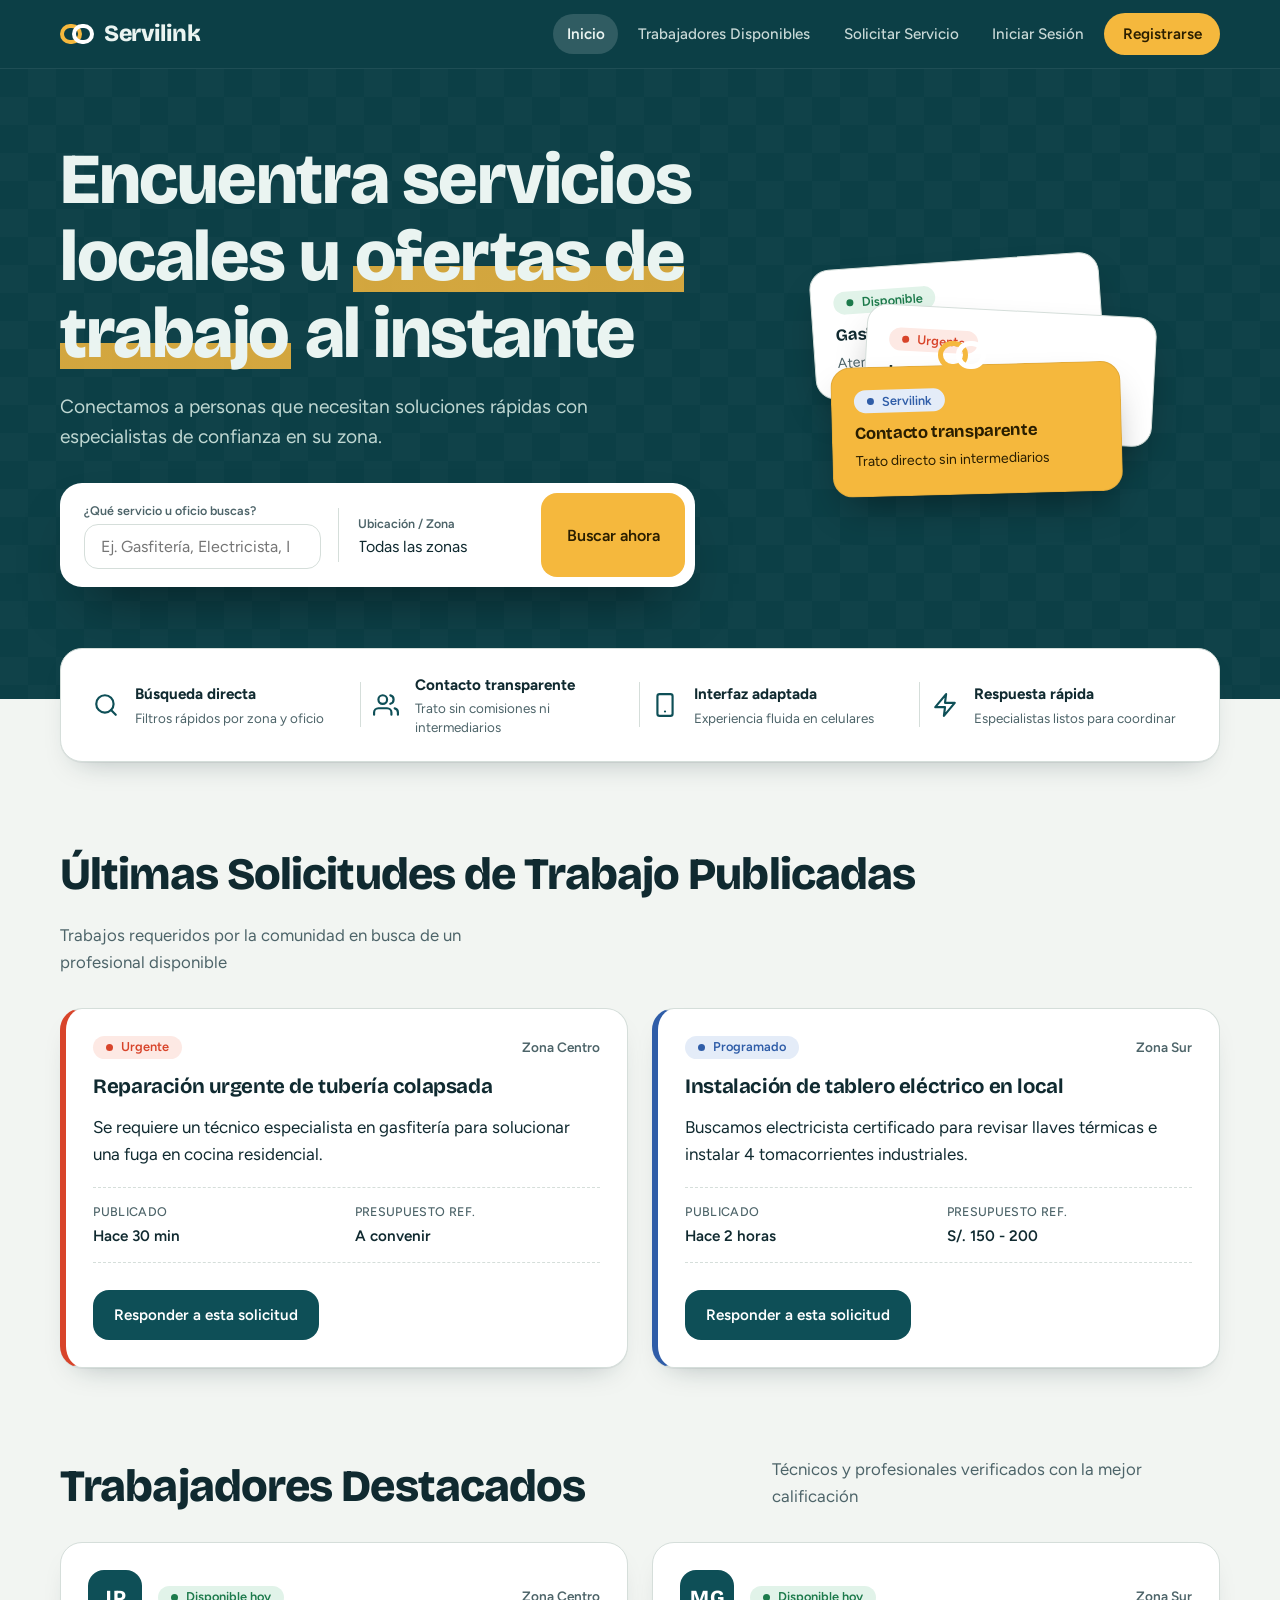
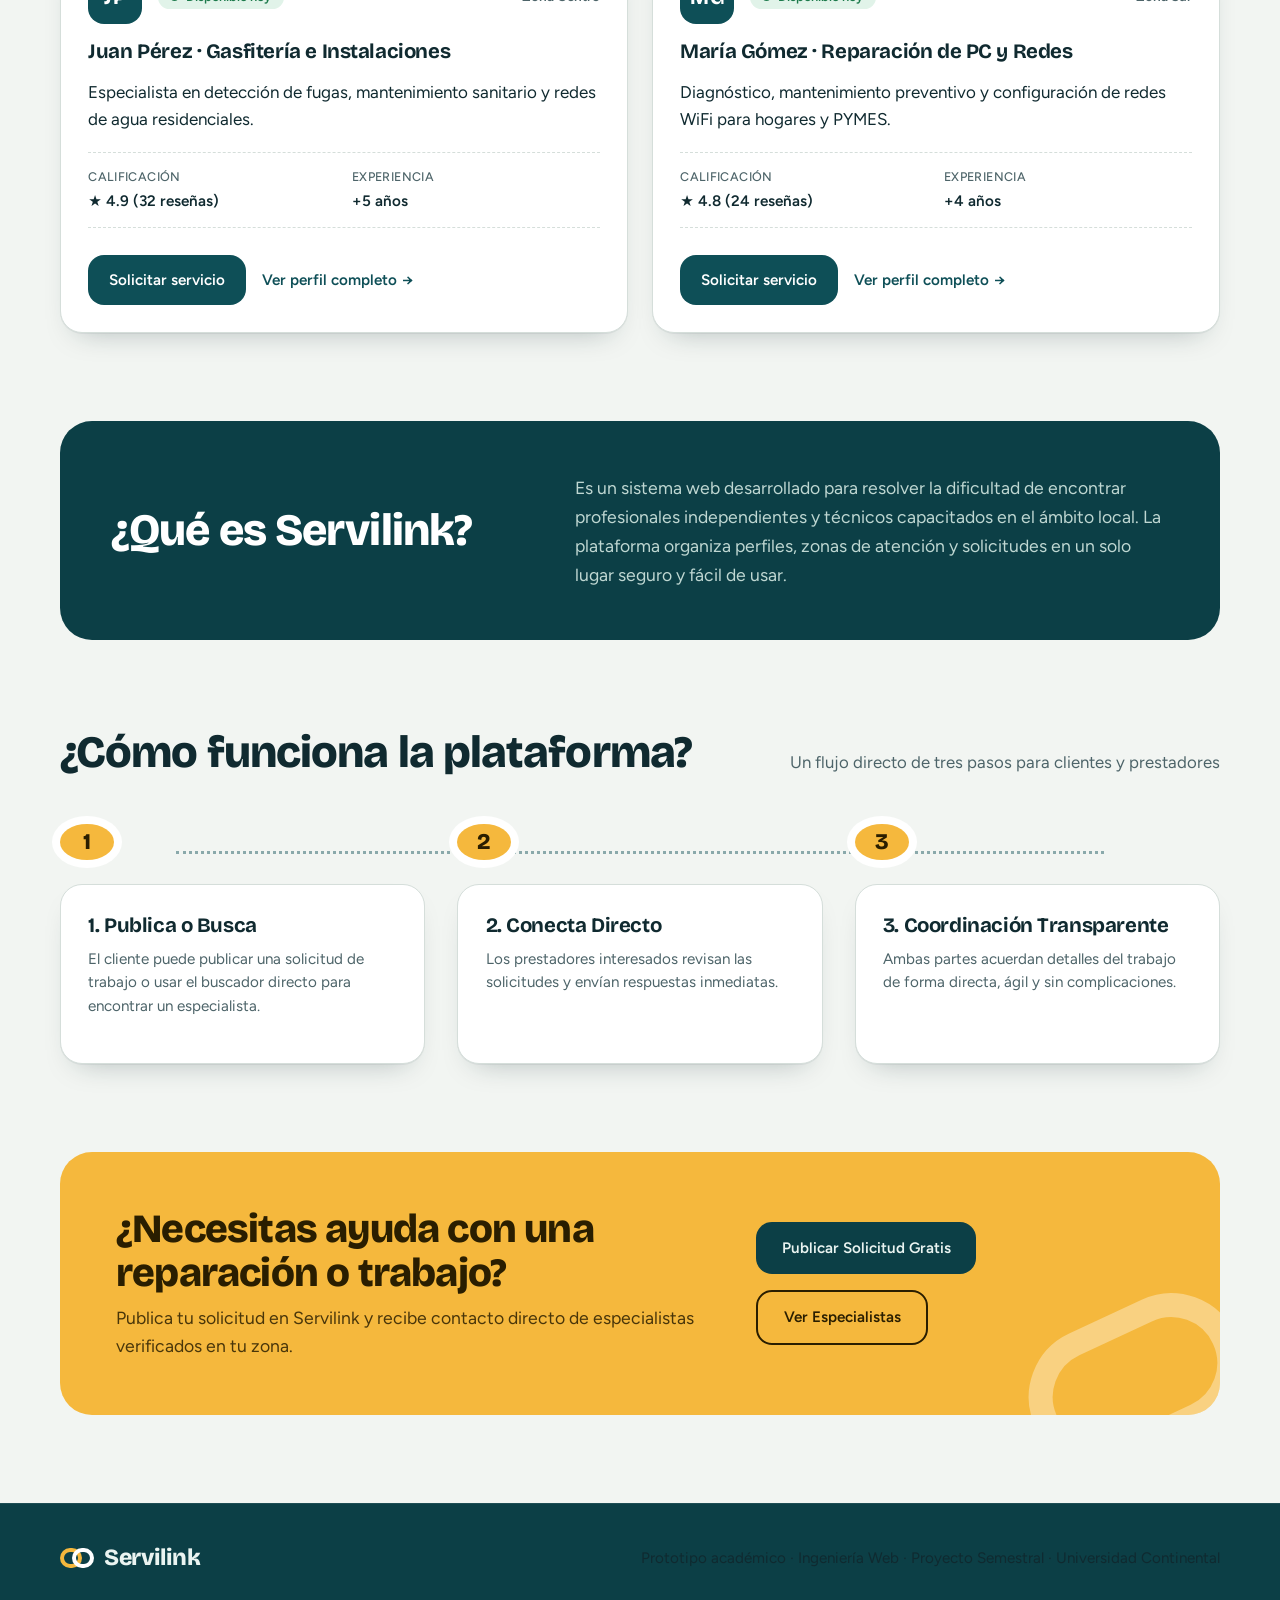
<file: Index.html>
<!DOCTYPE html>
<html lang="es">
<head>
  <meta charset="UTF-8">
  <meta name="viewport" content="width=device-width, initial-scale=1, viewport-fit=cover">
  <meta name="description" content="Encuentra servicios locales y explora ofertas de trabajo publicadas en Servilink.">
  <title>Servilink</title>
  <link rel="preconnect" href="https://fonts.googleapis.com">
  <link rel="preconnect" href="https://fonts.gstatic.com" crossorigin>
  <link href="https://fonts.googleapis.com/css2?family=Bricolage+Grotesque:opsz,wght@12..96,700;800&family=Figtree:wght@400;500;600&display=swap" rel="stylesheet">
  <link rel="stylesheet" href="styles.css">
</head>
<body>
  <a class="skip-link" href="#contenido">Saltar al contenido principal</a>

  <!-- Header principal -->
  <header class="site-header">
    <div class="wrap header-inner">
      <a class="brand" href="index.html" aria-label="Servilink, inicio">
        <span class="brand-icon" aria-hidden="true"></span>
        Servilink
      </a>
      <nav class="primary-nav" aria-label="Navegación principal">
        <a aria-current="page" href="index.html">Inicio</a>
        <a href="trabajadores.html">Trabajadores Disponibles</a>
        <a href="registro de formulario.html">Solicitar Servicio</a>
        <a href="login.html">Iniciar Sesión</a>
        <a href="registro-cliente.html" class="button button-nav">Registrarse</a>
      </nav>
    </div>
  </header>

  <!-- Hero con Buscador Integrado -->
  <header class="hero-section">
    <div class="wrap hero-grid">
      <div class="hero-content">
        <h1>Encuentra servicios locales u <span class="marker">ofertas de trabajo</span> al instante</h1>
        <p class="lead">Conectamos a personas que necesitan soluciones rápidas con especialistas de confianza en su zona.</p>

        <!-- BUSCADOR RÁPIDO DE SERVICIOS / TRABAJOS -->
        <form class="search-form" action="trabajadores.html" method="GET">
          <div class="search-field">
            <label for="home-buscar">¿Qué servicio u oficio buscas?</label>
            <input type="search" id="home-buscar" name="q" placeholder="Ej. Gasfitería, Electricista, Limpieza...">
          </div>
          <div class="search-field">
            <label for="home-zona">Ubicación / Zona</label>
            <select id="home-zona" name="zona">
              <option value="">Todas las zonas</option>
              <option value="centro">Zona Centro</option>
              <option value="norte">Zona Norte</option>
              <option value="sur">Zona Sur</option>
            </select>
          </div>
          <button type="submit" class="search-btn">Buscar ahora</button>
        </form>
      </div>

      <!-- Columna derecha (solo decorativa, aria-hidden) -->
      <div class="hero-decorative" aria-hidden="true">
        <div class="ticket ticket-1">
          <span class="tag tag-ok">Disponible</span>
          <h4>Gasfitería Express</h4>
          <p>Atención inmediata en Zona Centro</p>
        </div>
        <div class="ticket ticket-2">
          <span class="tag tag-hot">Urgente</span>
          <h4>Instalación Eléctrica</h4>
          <p>Respuesta técnica en menos de 1h</p>
        </div>
        <div class="ticket ticket-3">
          <span class="tag tag-plan">Servilink</span>
          <h4>Contacto transparente</h4>
          <p>Trato directo sin intermediarios</p>
        </div>
        <div class="chain-link-deco"></div>
      </div>
    </div>
  </header>

  <!-- Franja superpuesta (Strip de 4 atributos) -->
  <div class="wrap strip-wrap">
    <aside class="strip-card" aria-label="Criterio del proyecto">
      <div class="strip-item">
        <svg class="strip-icon" viewBox="0 0 24 24" fill="none" stroke="currentColor" stroke-width="2" stroke-linecap="round" stroke-linejoin="round" aria-hidden="true">
          <circle cx="11" cy="11" r="8"></circle>
          <line x1="21" y1="21" x2="16.65" y2="16.65"></line>
        </svg>
        <div>
          <strong>Búsqueda directa</strong>
          <p>Filtros rápidos por zona y oficio</p>
        </div>
      </div>
      <div class="strip-item">
        <svg class="strip-icon" viewBox="0 0 24 24" fill="none" stroke="currentColor" stroke-width="2" stroke-linecap="round" stroke-linejoin="round" aria-hidden="true">
          <path d="M17 21v-2a4 4 0 0 0-4-4H5a4 4 0 0 0-4 4v2"></path>
          <circle cx="9" cy="7" r="4"></circle>
          <path d="M23 21v-2a4 4 0 0 0-3-3.87"></path>
          <path d="M16 3.13a4 4 0 0 1 0 7.75"></path>
        </svg>
        <div>
          <strong>Contacto transparente</strong>
          <p>Trato sin comisiones ni intermediarios</p>
        </div>
      </div>
      <div class="strip-item">
        <svg class="strip-icon" viewBox="0 0 24 24" fill="none" stroke="currentColor" stroke-width="2" stroke-linecap="round" stroke-linejoin="round" aria-hidden="true">
          <rect x="5" y="2" width="14" height="20" rx="2" ry="2"></rect>
          <line x1="12" y1="18" x2="12.01" y2="18"></line>
        </svg>
        <div>
          <strong>Interfaz adaptada</strong>
          <p>Experiencia fluida en celulares</p>
        </div>
      </div>
      <div class="strip-item">
        <svg class="strip-icon" viewBox="0 0 24 24" fill="none" stroke="currentColor" stroke-width="2" stroke-linecap="round" stroke-linejoin="round" aria-hidden="true">
          <polygon points="13 2 3 14 12 14 11 22 21 10 12 10 13 2"></polygon>
        </svg>
        <div>
          <strong>Respuesta rápida</strong>
          <p>Especialistas listos para coordinar</p>
        </div>
      </div>
    </aside>
  </div>

  <!-- Contenido Principal -->
  <main id="contenido" class="wrap">

    <!-- SECCIÓN 1: ÚLTIMAS SOLICITUDES / OFERTAS PUBLICADAS POR CLIENTES -->
    <section class="section-block" aria-labelledby="ofertas-titulo">
      <div class="section-heading">
        <div>
          <h2 id="ofertas-titulo">Últimas Solicitudes de Trabajo Publicadas</h2>
        </div>
        <p>Trabajos requeridos por la comunidad en busca de un profesional disponible</p>
      </div>

      <div class="cards-grid">
        <article class="card card-urgent">
          <div class="card-topline">
            <span class="tag tag-hot">Urgente</span>
            <span class="capacity">Zona Centro</span>
          </div>
          <h3>Reparación urgente de tubería colapsada</h3>
          <p>Se requiere un técnico especialista en gasfitería para solucionar una fuga en cocina residencial.</p>
          <dl class="meta">
            <div><dt>Publicado</dt><dd>Hace 30 min</dd></div>
            <div><dt>Presupuesto ref.</dt><dd>A convenir</dd></div>
          </dl>
          <div class="actions">
            <a class="button" href="registro de formulario.html">Responder a esta solicitud</a>
          </div>
        </article>

        <article class="card card-scheduled">
          <div class="card-topline">
            <span class="tag tag-plan">Programado</span>
            <span class="capacity">Zona Sur</span>
          </div>
          <h3>Instalación de tablero eléctrico en local</h3>
          <p>Buscamos electricista certificado para revisar llaves térmicas e instalar 4 tomacorrientes industriales.</p>
          <dl class="meta">
            <div><dt>Publicado</dt><dd>Hace 2 horas</dd></div>
            <div><dt>Presupuesto ref.</dt><dd>S/. 150 - 200</dd></div>
          </dl>
          <div class="actions">
            <a class="button" href="registro de formulario.html">Responder a esta solicitud</a>
          </div>
        </article>
      </div>
    </section>

    <!-- SECCIÓN 2: TRABAJADORES DESTACADOS -->
    <section class="section-block" aria-labelledby="destacados-titulo">
      <div class="section-heading">
        <div>
          <h2 id="destacados-titulo">Trabajadores Destacados</h2>
        </div>
        <p>Técnicos y profesionales verificados con la mejor calificación</p>
      </div>

      <div class="cards-grid">
        <article class="card">
          <div class="card-topline">
            <div class="card-worker-header">
              <div class="worker-avatar" aria-hidden="true">JP</div>
              <span class="tag tag-ok">Disponible hoy</span>
            </div>
            <span class="capacity">Zona Centro</span>
          </div>
          <h3>Juan Pérez · Gasfitería e Instalaciones</h3>
          <p>Especialista en detección de fugas, mantenimiento sanitario y redes de agua residenciales.</p>
          <dl class="meta">
            <div><dt>Calificación</dt><dd>★ 4.9 (32 reseñas)</dd></div>
            <div><dt>Experiencia</dt><dd>+5 años</dd></div>
          </dl>
          <div class="actions">
            <a class="button" href="registro de formulario.html">Solicitar servicio</a>
            <a class="text-link" href="trabajadores.html">Ver perfil completo <span aria-hidden="true">→</span></a>
          </div>
        </article>

        <article class="card">
          <div class="card-topline">
            <div class="card-worker-header">
              <div class="worker-avatar" aria-hidden="true">MG</div>
              <span class="tag tag-ok">Disponible hoy</span>
            </div>
            <span class="capacity">Zona Sur</span>
          </div>
          <h3>María Gómez · Reparación de PC y Redes</h3>
          <p>Diagnóstico, mantenimiento preventivo y configuración de redes WiFi para hogares y PYMES.</p>
          <dl class="meta">
            <div><dt>Calificación</dt><dd>★ 4.8 (24 reseñas)</dd></div>
            <div><dt>Experiencia</dt><dd>+4 años</dd></div>
          </dl>
          <div class="actions">
            <a class="button" href="registro de formulario.html">Solicitar servicio</a>
            <a class="text-link" href="trabajadores.html">Ver perfil completo <span aria-hidden="true">→</span></a>
          </div>
        </article>
      </div>
    </section>

    <!-- Información General del Proyecto -->
    <section class="info-banner" aria-labelledby="acerca-titulo">
      <div>
        <h2 id="acerca-titulo">¿Qué es Servilink?</h2>
      </div>
      <div>
        <p>Es un sistema web desarrollado para resolver la dificultad de encontrar profesionales independientes y técnicos capacitados en el ámbito local. La plataforma organiza perfiles, zonas de atención y solicitudes en un solo lugar seguro y fácil de usar.</p>
      </div>
    </section>

    <!-- Cómo Funciona -->
    <section class="section-block" aria-labelledby="funcionamiento-titulo">
      <div class="section-heading">
        <div>
          <h2 id="funcionamiento-titulo">¿Cómo funciona la plataforma?</h2>
        </div>
        <p>Un flujo directo de tres pasos para clientes y prestadores</p>
      </div>

      <ol class="steps-list">
        <li class="step-item">
          <div class="step-num" aria-hidden="true"></div>
          <article class="step-card">
            <h3>1. Publica o Busca</h3>
            <p>El cliente puede publicar una solicitud de trabajo o usar el buscador directo para encontrar un especialista.</p>
          </article>
        </li>

        <li class="step-item">
          <div class="step-num" aria-hidden="true"></div>
          <article class="step-card">
            <h3>2. Conecta Directo</h3>
            <p>Los prestadores interesados revisan las solicitudes y envían respuestas inmediatas.</p>
          </article>
        </li>

        <li class="step-item">
          <div class="step-num" aria-hidden="true"></div>
          <article class="step-card">
            <h3>3. Coordinación Transparente</h3>
            <p>Ambas partes acuerdan detalles del trabajo de forma directa, ágil y sin complicaciones.</p>
          </article>
        </li>
      </ol>
    </section>

    <!-- BANNER CALL TO ACTION: REGISTRO DE SOLICITUD -->
    <section class="cta-box" aria-labelledby="cta-titulo">
      <div class="cta-box-content">
        <h2 id="cta-titulo">¿Necesitas ayuda con una reparación o trabajo?</h2>
        <p>Publica tu solicitud en Servilink y recibe contacto directo de especialistas verificados en tu zona.</p>
      </div>
      <div class="cta-box-actions">
        <a class="button cta-btn-primary" href="registro de formulario.html" aria-label="Registrar solicitud de servicio">Publicar Solicitud Gratis</a>
        <a class="button cta-btn-secondary" href="trabajadores.html">Ver Especialistas</a>
      </div>
    </section>
  </main>

  <footer class="site-footer">
    <div class="wrap footer-wrap">
      <a class="brand" href="index.html" aria-label="Servilink, inicio">
        <span class="brand-icon" aria-hidden="true"></span>
        Servilink
      </a>
      <p>Prototipo académico · Ingeniería Web · Proyecto Semestral · Universidad Continental</p>
    </div>
  </footer>
</body>
</html>
</file>
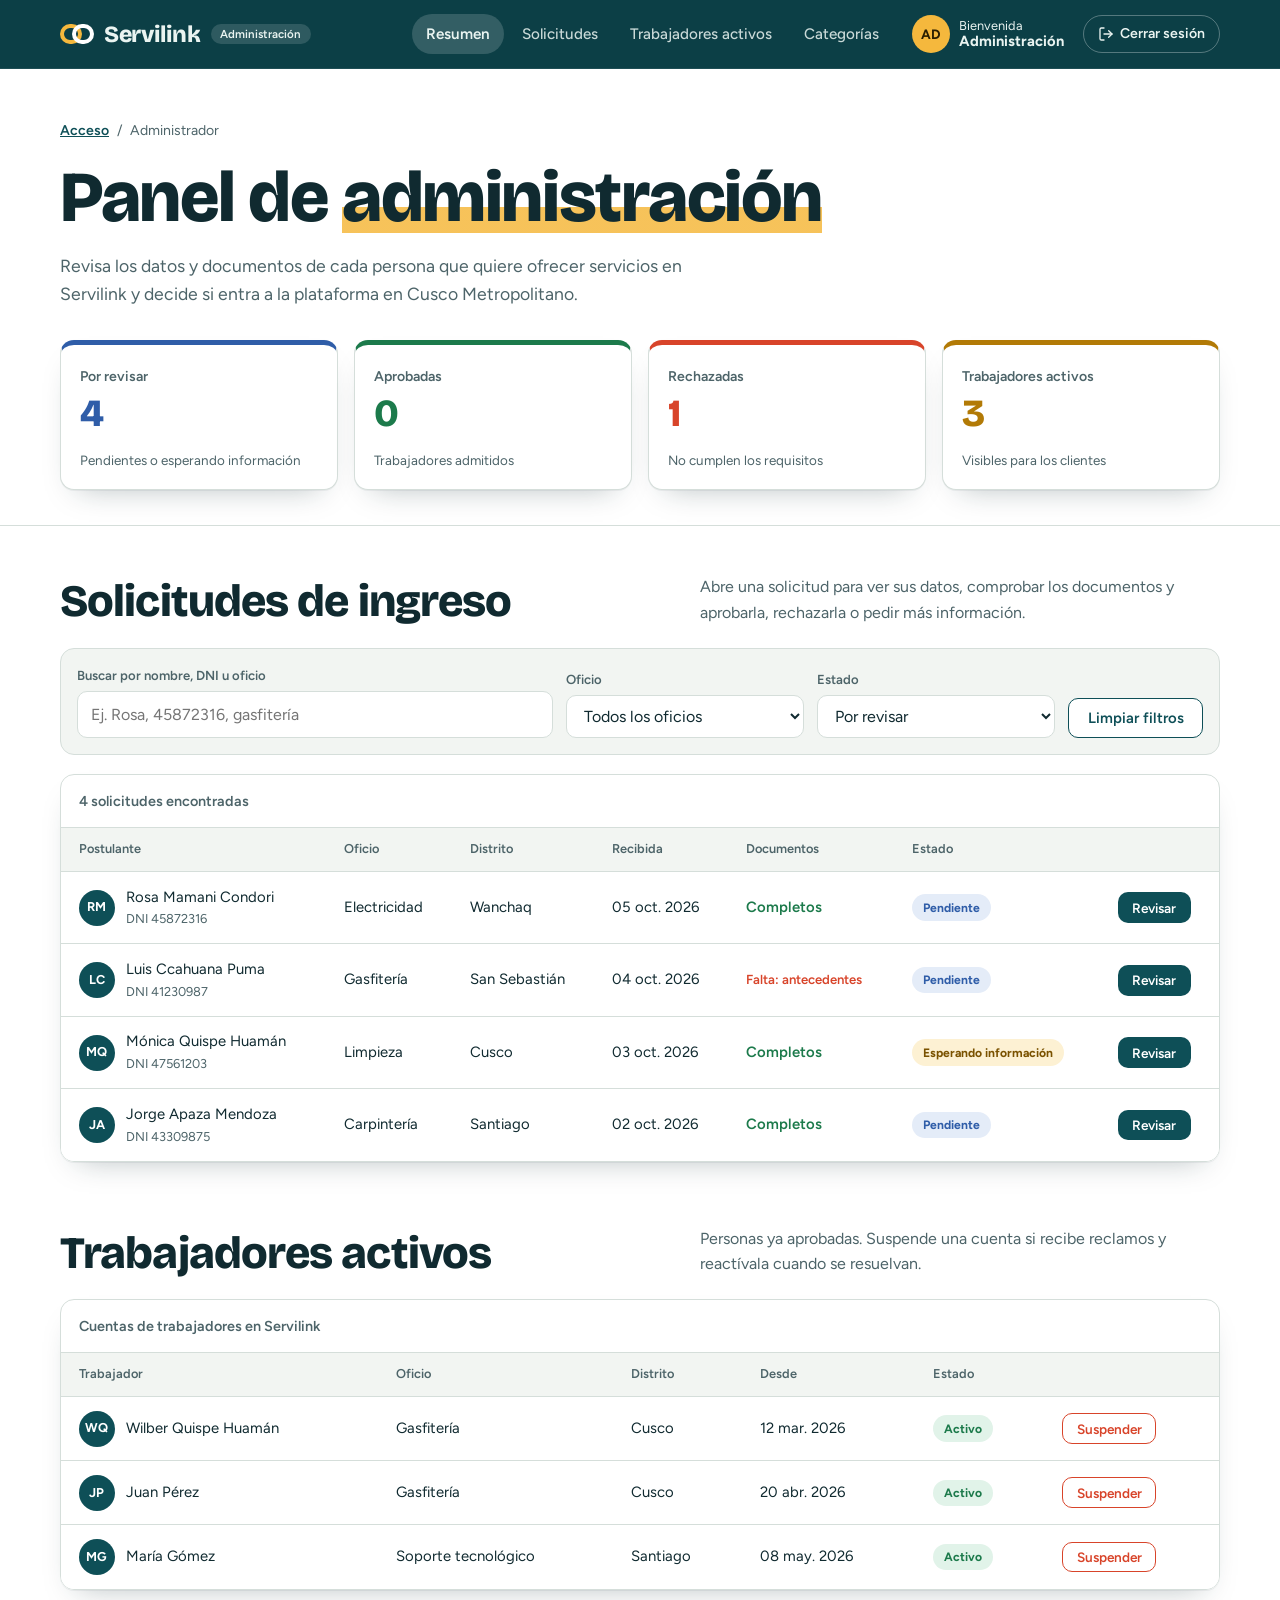
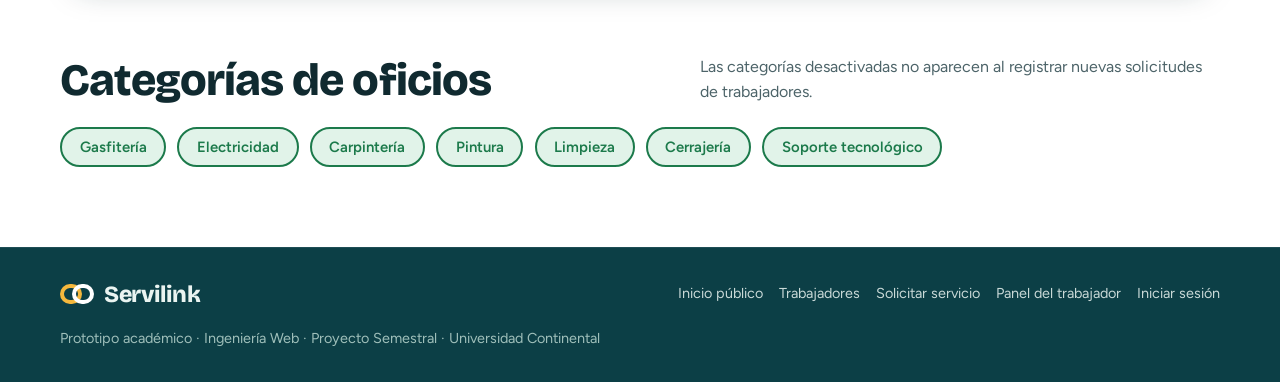
<file: admin.html>
<!DOCTYPE html>
<html lang="es">
<head>
<meta charset="UTF-8">
<meta name="viewport" content="width=device-width, initial-scale=1, viewport-fit=cover">
<meta name="description" content="Panel de administración de Servilink: revisa y aprueba las solicitudes de trabajadores que quieren ofrecer sus servicios en Cusco Metropolitano.">
<title>Panel de administración · Servilink</title>
<link rel="preconnect" href="https://fonts.googleapis.com">
<link rel="preconnect" href="https://fonts.gstatic.com" crossorigin>
<link href="https://fonts.googleapis.com/css2?family=Bricolage+Grotesque:opsz,wght@12..96,700;800&family=Figtree:wght@400;500;600&display=swap" rel="stylesheet">
<link rel="stylesheet" href="admin.css">
</head>
<body>
<a class="skip-link" href="#contenido">Saltar al contenido principal</a>

<header class="top">
  <div class="wrap">
    <a class="logo" href="Index.html"><i aria-hidden="true"></i>Servilink<small>Administración</small></a>
    <nav aria-label="Principal">
      <a href="#resumen" aria-current="true">Resumen</a>
      <a href="#solicitudes">Solicitudes</a>
      <a href="#activos">Trabajadores activos</a>
      <a href="#categorias">Categorías</a>
    </nav>
    <div class="me"><span class="av" aria-hidden="true">AD</span><div><span>Bienvenida</span><b>Administración</b></div></div>
    <a class="logout" href="Index.html" title="Cerrar sesión">
      <svg viewBox="0 0 24 24" fill="none" stroke="currentColor" stroke-width="2" stroke-linecap="round" stroke-linejoin="round" aria-hidden="true"><path d="M9 21H5a2 2 0 0 1-2-2V5a2 2 0 0 1 2-2h4"/><polyline points="16 17 21 12 16 7"/><line x1="21" y1="12" x2="9" y2="12"/></svg>
      <span>Cerrar sesión</span>
    </a>
  </div>
</header>

<main id="contenido">
  <section class="hero" id="resumen" aria-labelledby="t-hero">
    <div class="wrap">
      <div class="crumbs"><a href="login.html">Acceso</a><span aria-hidden="true">/</span><span>Administrador</span></div>
      <h1 id="t-hero">Panel de <span class="marker">administración</span></h1>
      <p>Revisa los datos y documentos de cada persona que quiere ofrecer servicios en Servilink y decide si entra a la plataforma en Cusco Metropolitano.</p>
      <section class="stats" aria-label="Resumen de solicitudes">
        <article class="stat s-plan"><span>Por revisar</span><b id="m-open">0</b><p>Pendientes o esperando información</p></article>
        <article class="stat s-ok"><span>Aprobadas</span><b id="m-ok">0</b><p>Trabajadores admitidos</p></article>
        <article class="stat s-hot"><span>Rechazadas</span><b id="m-no">0</b><p>No cumplen los requisitos</p></article>
        <article class="stat s-sun"><span>Trabajadores activos</span><b id="m-act">0</b><p>Visibles para los clientes</p></article>
      </section>
    </div>
  </section>

  <div class="wrap">
    <section class="block" id="solicitudes" aria-labelledby="t-sol">
      <div class="head">
        <h2 id="t-sol">Solicitudes de ingreso</h2>
        <p>Abre una solicitud para ver sus datos, comprobar los documentos y aprobarla, rechazarla o pedir más información.</p>
      </div>
      <form class="bar" role="search" onsubmit="return false">
        <div><label for="f-q">Buscar por nombre, DNI u oficio</label><input type="search" id="f-q" placeholder="Ej. Rosa, 45872316, gasfitería" autocomplete="off"></div>
        <div><label for="f-of">Oficio</label><select id="f-of"><option value="">Todos los oficios</option></select></div>
        <div><label for="f-es">Estado</label>
          <select id="f-es"><option value="abiertas">Por revisar</option><option value="pendiente">Pendientes</option><option value="info">Esperando información</option><option value="aprobada">Aprobadas</option><option value="rechazada">Rechazadas</option><option value="todas">Todas</option></select></div>
        <button type="button" class="btn btn-line" id="f-clear">Limpiar filtros</button>
      </form>
      <div class="tw"><table>
        <caption id="sol-count" aria-live="polite"></caption>
        <thead><tr><th scope="col">Postulante</th><th scope="col">Oficio</th><th scope="col">Distrito</th><th scope="col">Recibida</th><th scope="col">Documentos</th><th scope="col">Estado</th><th scope="col"><span class="vh">Acción</span></th></tr></thead>
        <tbody id="sol-body"></tbody>
      </table></div>
    </section>

    <section class="block" id="activos" aria-labelledby="t-act">
      <div class="head">
        <h2 id="t-act">Trabajadores activos</h2>
        <p>Personas ya aprobadas. Suspende una cuenta si recibe reclamos y reactívala cuando se resuelvan.</p>
      </div>
      <div class="tw"><table>
        <caption>Cuentas de trabajadores en Servilink</caption>
        <thead><tr><th scope="col">Trabajador</th><th scope="col">Oficio</th><th scope="col">Distrito</th><th scope="col">Desde</th><th scope="col">Estado</th><th scope="col"><span class="vh">Acción</span></th></tr></thead>
        <tbody id="act-body"></tbody>
      </table></div>
    </section>

    <section class="block" id="categorias" aria-labelledby="t-cat">
      <div class="head">
        <h2 id="t-cat">Categorías de oficios</h2>
        <p>Las categorías desactivadas no aparecen al registrar nuevas solicitudes de trabajadores.</p>
      </div>
      <div class="cats" id="cats" role="group" aria-label="Categorías habilitadas"></div>
    </section>
  </div>
</main>

<dialog id="dlg" aria-labelledby="d-name">
  <div class="dh">
    <div class="who"><span class="av" id="d-av" aria-hidden="true"></span><div><h3 id="d-name"></h3><small id="d-sub" style="color:var(--muted)"></small></div></div>
    <div style="display:flex;gap:.6rem;align-items:center"><span class="tag" id="d-tag"></span><button class="x" id="d-x" aria-label="Cerrar">&times;</button></div>
  </div>
  <div class="db" id="d-body"></div>
</dialog>
<div id="toasts" aria-live="polite" aria-atomic="true"></div>

<footer>
  <div class="wrap fw">
    <a class="logo" href="Index.html"><i aria-hidden="true"></i>Servilink</a>
    <nav class="fl" aria-label="Enlaces del sitio">
      <a href="Index.html">Inicio público</a>
      <a href="trabajadores.html">Trabajadores</a>
      <a href="registro de formulario.html">Solicitar servicio</a>
      <a href="inicio trabajador.html">Panel del trabajador</a>
      <a href="login.html">Iniciar sesión</a>
    </nav>
    <p>Prototipo académico · Ingeniería Web · Proyecto Semestral · Universidad Continental</p>
  </div>
</footer>

<script>
(function(){
  var KEY='servilink_admin_v1';
  var OFICIOS=['Gasfitería','Electricidad','Carpintería','Pintura','Limpieza','Cerrajería','Soporte tecnológico'];
  var SEED={
    sol:[
      {id:'S-1048',nombre:'Rosa Mamani Condori',dni:'45872316',cel:'984112233',correo:'rosa.mamani@gmail.com',oficio:'Electricidad',exp:6,distrito:'Wanchaq',zonas:'Wanchaq, Cusco',fecha:'2026-10-05',desc:'Instalaciones eléctricas residenciales, tableros y cambio de cableado. Atiendo emergencias.',docs:{dni:1,foto:1,antec:1,cert:1,trabajos:3},ref:'Ing. Carlos Huallpa · 984 556 120',estado:'pendiente'},
      {id:'S-1047',nombre:'Luis Ccahuana Puma',dni:'41230987',cel:'973445566',correo:'luis.ccahuana@outlook.com',oficio:'Gasfitería',exp:3,distrito:'San Sebastián',zonas:'San Sebastián, San Jerónimo',fecha:'2026-10-04',desc:'Detección de fugas, instalación de termas y mantenimiento de redes de agua.',docs:{dni:1,foto:1,antec:0,cert:0,trabajos:1},ref:'Sra. Elena Torres · 962 118 240',estado:'pendiente'},
      {id:'S-1045',nombre:'Mónica Quispe Huamán',dni:'47561203',cel:'951889900',correo:'monica.quispe@gmail.com',oficio:'Limpieza',exp:4,distrito:'Cusco',zonas:'Cusco, Santiago',fecha:'2026-10-03',desc:'Limpieza profunda de casas, oficinas y locales después de obra.',docs:{dni:1,foto:1,antec:1,cert:0,trabajos:2},ref:'Hostal Inti Wasi · 084 233 410',estado:'info',nota:'Se pidió un segundo contacto de referencia.'},
      {id:'S-1043',nombre:'Jorge Apaza Mendoza',dni:'43309875',cel:'984771122',correo:'jorge.apaza@gmail.com',oficio:'Carpintería',exp:10,distrito:'Santiago',zonas:'Santiago, Wanchaq, Cusco',fecha:'2026-10-02',desc:'Muebles a medida, puertas, closets y reparación de techos de madera.',docs:{dni:1,foto:1,antec:1,cert:1,trabajos:5},ref:'Arq. Paola Ríos · 987 450 321',estado:'pendiente'},
      {id:'S-1040',nombre:'Diego Flores Sullca',dni:'72189455',cel:'932100456',correo:'diego.flores@gmail.com',oficio:'Soporte tecnológico',exp:2,distrito:'San Jerónimo',zonas:'San Jerónimo',fecha:'2026-09-29',desc:'Mantenimiento de PC y redes WiFi para hogares.',docs:{dni:0,foto:1,antec:0,cert:0,trabajos:0},ref:'Sin referencia',estado:'rechazada',nota:'Documentos de identidad ilegibles y sin antecedentes.'}
    ],
    act:[
      {id:'T-001',nombre:'Wilber Quispe Huamán',oficio:'Gasfitería',distrito:'Cusco',desde:'2026-03-12',estado:'activo'},
      {id:'T-002',nombre:'Juan Pérez',oficio:'Gasfitería',distrito:'Cusco',desde:'2026-04-20',estado:'activo'},
      {id:'T-003',nombre:'María Gómez',oficio:'Soporte tecnológico',distrito:'Santiago',desde:'2026-05-08',estado:'activo'}
    ],
    cats:OFICIOS.map(function(o){return{n:o,on:true}})
  };
  var S;
  try{S=JSON.parse(localStorage.getItem(KEY))}catch(e){}
  if(!S||!S.sol)S=JSON.parse(JSON.stringify(SEED));
  function save(){try{localStorage.setItem(KEY,JSON.stringify(S))}catch(e){}}
  var $=function(i){return document.getElementById(i)};
  function esc(t){return String(t==null?'':t).replace(/[&<>"']/g,function(c){return{'&':'&amp;','<':'&lt;','>':'&gt;','"':'&quot;',"'":'&#39;'}[c]})}
  function ini(n){return n.split(' ').slice(0,2).map(function(w){return w[0]}).join('').toUpperCase()}
  function fd(d){return new Date(d+'T12:00:00').toLocaleDateString('es-PE',{day:'2-digit',month:'short',year:'numeric'})}
  var LBL={pendiente:'Pendiente',info:'Esperando información',aprobada:'Aprobada',rechazada:'Rechazada',activo:'Activo',suspendido:'Suspendido'};
  function tag(e){return '<span class="tag t-'+e+'">'+LBL[e]+'</span>'}
  function toast(m){var t=document.createElement('div');t.className='toast';t.textContent=m;$('toasts').appendChild(t);setTimeout(function(){t.remove()},3500)}
  function reqMissing(s){var m=[];if(!s.docs.dni)m.push('DNI');if(!s.docs.foto)m.push('foto');if(!s.docs.antec)m.push('antecedentes');return m}

  // Filtros
  S.cats.forEach(function(c){var o=document.createElement('option');o.value=c.n;o.textContent=c.n;$('f-of').appendChild(o)});

  function render(){
    var q=$('f-q').value.trim().toLowerCase(),of=$('f-of').value,es=$('f-es').value;
    var list=S.sol.filter(function(s){
      if(of&&s.oficio!==of)return false;
      if(es==='abiertas'&&!(s.estado==='pendiente'||s.estado==='info'))return false;
      if(es!=='abiertas'&&es!=='todas'&&s.estado!==es)return false;
      return !q||(s.nombre+' '+s.dni+' '+s.oficio).toLowerCase().indexOf(q)>-1;
    });
    $('sol-count').textContent=list.length+(list.length===1?' solicitud encontrada':' solicitudes encontradas');
    $('sol-body').innerHTML=list.length?list.map(function(s){
      var m=reqMissing(s);
      return '<tr><td><div class="who"><span class="av" aria-hidden="true">'+ini(s.nombre)+'</span><div>'+esc(s.nombre)+'<small>DNI '+esc(s.dni)+'</small></div></div></td><td>'+esc(s.oficio)+'</td><td>'+esc(s.distrito)+'</td><td>'+fd(s.fecha)+'</td><td>'+(m.length?'<span class="miss">Falta: '+m.join(', ')+'</span>':'<span style="color:var(--ok);font-weight:600">Completos</span>')+'</td><td>'+tag(s.estado)+'</td><td><button class="btn btn-sm" data-open="'+s.id+'">Revisar</button></td></tr>';
    }).join(''):'<tr><td colspan="7" class="empty">No hay solicitudes con estos filtros. Prueba con otro estado u oficio.</td></tr>';
    $('act-body').innerHTML=S.act.map(function(a){
      return '<tr><td><div class="who"><span class="av" aria-hidden="true">'+ini(a.nombre)+'</span>'+esc(a.nombre)+'</div></td><td>'+esc(a.oficio)+'</td><td>'+esc(a.distrito)+'</td><td>'+fd(a.desde)+'</td><td>'+tag(a.estado)+'</td><td><button class="btn btn-sm '+(a.estado==='activo'?'btn-hot':'btn-line')+'" data-tg="'+a.id+'">'+(a.estado==='activo'?'Suspender':'Reactivar')+'</button></td></tr>';
    }).join('');
    $('m-open').textContent=S.sol.filter(function(s){return s.estado==='pendiente'||s.estado==='info'}).length;
    $('m-ok').textContent=S.sol.filter(function(s){return s.estado==='aprobada'}).length;
    $('m-no').textContent=S.sol.filter(function(s){return s.estado==='rechazada'}).length;
    $('m-act').textContent=S.act.filter(function(a){return a.estado==='activo'}).length;
    $('cats').innerHTML=S.cats.map(function(c,i){return '<button type="button" class="cat" data-cat="'+i+'" aria-pressed="'+c.on+'">'+esc(c.n)+'</button>'}).join('');
  }

  // Detalle
  var cur=null,dlg=$('dlg');
  function docLi(n,ok,opt){return '<li><span>'+n+'</span>'+(ok?'<span class="tag t-aprobada">Recibido</span>':(opt?'<span class="tag t-info">Opcional</span>':'<span class="tag t-rechazada">Falta</span>'))+'</li>'}
  function open(id){
    cur=S.sol.filter(function(s){return s.id===id})[0];var s=cur;
    $('d-av').textContent=ini(s.nombre);$('d-name').textContent=s.nombre;
    $('d-sub').textContent='Solicitud '+s.id+' · recibida el '+fd(s.fecha);
    $('d-tag').className='tag t-'+s.estado;$('d-tag').textContent=LBL[s.estado];
    var h='<div><h4>Datos del postulante</h4><dl class="dl">'+
      [['Nombre completo',s.nombre],['DNI',s.dni],['Celular / WhatsApp','+51 '+s.cel],['Correo',s.correo],['Oficio',s.oficio],['Experiencia',s.exp+' años'],['Distrito base',s.distrito],['Zonas de atención',s.zonas],['Referencia',s.ref]].map(function(r){return '<div><dt>'+r[0]+'</dt><dd>'+esc(r[1])+'</dd></div>'}).join('')+
      '</dl><p class="desc">'+esc(s.desc)+'</p></div>'+
      '<div><h4>Documentos entregados</h4><ul class="docs">'+docLi('DNI (anverso y reverso)',s.docs.dni)+docLi('Foto de perfil',s.docs.foto)+docLi('Certificado de antecedentes policiales',s.docs.antec)+docLi('Certificado o constancia del oficio',s.docs.cert,1)+docLi('Fotos de trabajos anteriores ('+s.docs.trabajos+')',s.docs.trabajos>0,1)+'</ul>';
    if(s.estado==='aprobada'||s.estado==='rechazada'){
      h+='</div><div class="res" style="--c:'+(s.estado==='aprobada'?'var(--ok)':'var(--hot)')+'"><strong>'+(s.estado==='aprobada'?'Solicitud aprobada':'Solicitud rechazada')+'</strong><p class="note" style="margin:.3rem 0 0">'+esc(s.nota||'Sin observaciones.')+'</p><div class="acts"><button class="btn btn-line" id="a-reopen">Reabrir solicitud</button></div></div>';
    }else{
      h+='<h4 style="margin-top:1.2rem">Verificación del administrador</h4><div class="chk">'+
        ['La identidad coincide con el DNI y la foto','El celular responde y es del postulante','La experiencia y la referencia son creíbles','No registra antecedentes que impidan trabajar'].map(function(t,i){return '<label><input type="checkbox" class="vk" data-i="'+i+'">'+t+'</label>'}).join('')+'</div></div>'+
        '<div class="dec"><div class="row"><div><label for="d-mot">Motivo (si rechaza)</label><select id="d-mot"><option value="">Selecciona un motivo</option><option>Documentos ilegibles o incompletos</option><option>Identidad no verificable</option><option>Antecedentes no permitidos</option><option>Oficio fuera de las categorías</option><option>Fuera de Cusco Metropolitano</option></select></div><div><label for="d-nota">Nota para el postulante</label><textarea id="d-nota" placeholder="Explica qué debe corregir o da la bienvenida a Servilink...">'+esc(s.nota||'')+'</textarea></div></div>'+
        '<p class="note" id="d-help"></p><div class="acts"><button class="btn btn-line" id="a-info">Pedir más información</button><button class="btn btn-hot" id="a-no">Rechazar</button><button class="btn btn-ok" id="a-ok" disabled>Aprobar trabajador</button></div></div>';
    }
    $('d-body').innerHTML=h;
    if($('a-ok'))help();
    if(!dlg.open)dlg.showModal();
  }
  function help(){
    var all=[].slice.call(document.querySelectorAll('.vk')).every(function(c){return c.checked});
    var m=reqMissing(cur);
    $('a-ok').disabled=!(all&&!m.length);
    $('d-help').textContent=m.length?'No se puede aprobar: falta '+m.join(', ')+'. Pide más información al postulante.':(all?'Todo verificado. Ya puedes aprobar.':'Marca las cuatro verificaciones para habilitar la aprobación.');
  }
  function close(){dlg.close();cur=null}
  function done(msg){save();render();close();toast(msg)}

  document.addEventListener('click',function(e){
    var t=e.target.closest('button');if(!t)return;
    if(t.dataset.open)return open(t.dataset.open);
    if(t.dataset.tg){var a=S.act.filter(function(x){return x.id===t.dataset.tg})[0];a.estado=a.estado==='activo'?'suspendido':'activo';save();render();return toast(a.nombre+(a.estado==='activo'?' fue reactivado.':' fue suspendido.'))}
    if(t.dataset.cat){var c=S.cats[t.dataset.cat];c.on=!c.on;save();render();return toast('Categoría '+c.n+(c.on?' activada.':' desactivada.'))}
    if(t.id==='a-ok'){cur.estado='aprobada';cur.nota=$('d-nota').value.trim();S.act.unshift({id:'T-'+cur.id.slice(2),nombre:cur.nombre,oficio:cur.oficio,distrito:cur.distrito,desde:new Date().toISOString().slice(0,10),estado:'activo'});return done(cur.nombre+' fue aprobado y ya es trabajador activo.')}
    if(t.id==='a-no'){var m=$('d-mot').value;if(!m){$('d-help').textContent='Selecciona un motivo para rechazar la solicitud.';return $('d-mot').focus()}cur.estado='rechazada';cur.nota=m+($('d-nota').value.trim()?'. '+$('d-nota').value.trim():'');return done('Solicitud de '+cur.nombre+' rechazada.')}
    if(t.id==='a-info'){var n=$('d-nota').value.trim();if(!n){$('d-help').textContent='Escribe en la nota qué información necesitas.';return $('d-nota').focus()}cur.estado='info';cur.nota=n;return done('Se pidió más información a '+cur.nombre+'.')}
    if(t.id==='a-reopen'){S.act=S.act.filter(function(x){return x.id!=='T-'+cur.id.slice(2)});cur.estado='pendiente';save();render();var id=cur.id;return open(id)}
    if(t.id==='d-x')return close();
    if(t.id==='f-clear'){$('f-q').value='';$('f-of').value='';$('f-es').value='abiertas';render()}
  });
  document.addEventListener('change',function(e){if(e.target.classList.contains('vk'))help()});
  ['f-q','f-of','f-es'].forEach(function(i){$(i).addEventListener('input',render)});
  dlg.addEventListener('click',function(e){if(e.target===dlg)close()});

  // Navegación activa
  var links=[].slice.call(document.querySelectorAll('.top nav a'));
  links.forEach(function(l){l.addEventListener('click',function(){links.forEach(function(x){x.removeAttribute('aria-current')});l.setAttribute('aria-current','true')})});
  render();
})();
</script>
</body>
</html>
</file>
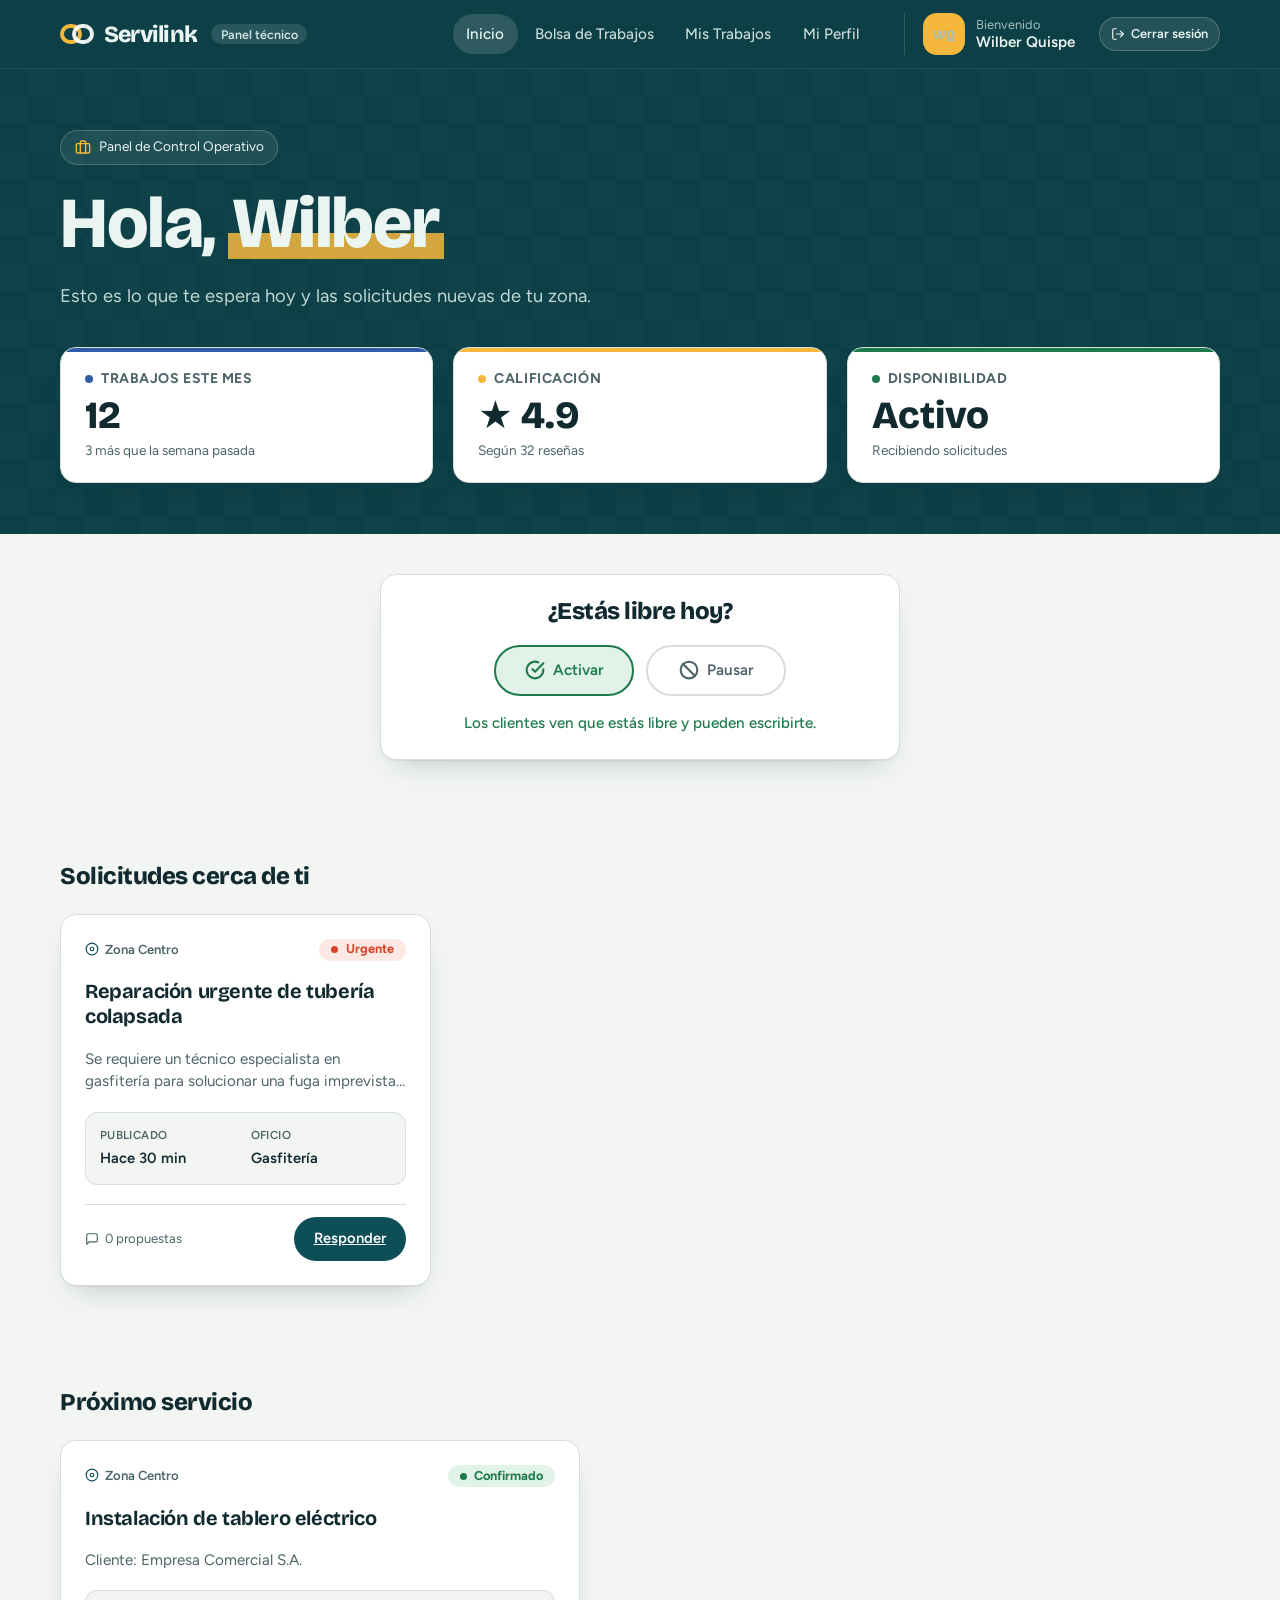
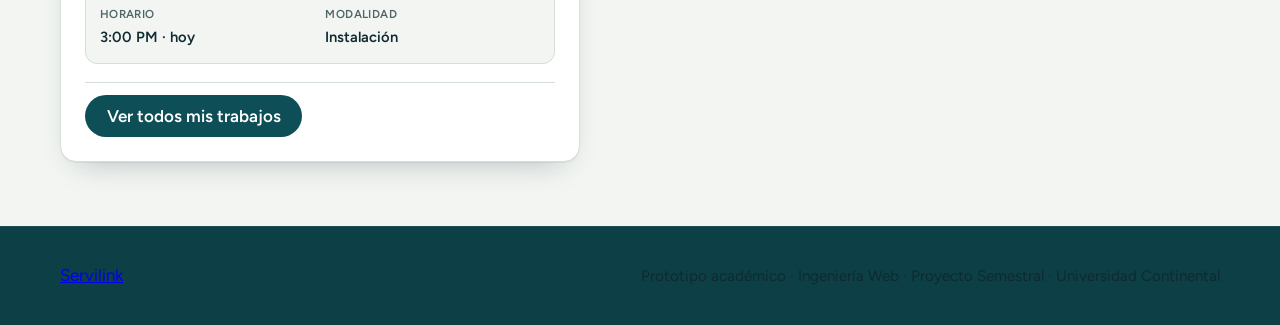
<file: inicio trabajador.html>
<!DOCTYPE html>
<html lang="es">
<head>
  <meta charset="utf-8">
  <meta name="viewport" content="width=device-width, initial-scale=1, viewport-fit=cover">
  <title>Panel del trabajador · Servilink</title>
  <link rel="preconnect" href="https://fonts.googleapis.com">
  <link rel="preconnect" href="https://fonts.gstatic.com" crossorigin>
  <link href="https://fonts.googleapis.com/css2?family=Bricolage+Grotesque:opsz,wght@12..96,700;800&family=Figtree:wght@400;500;600;700&display=swap" rel="stylesheet">
  <link rel="stylesheet" href="trabajador-panel.css">
</head>
<body>
  <a class="skip-link" href="#main">Saltar al contenido principal</a>

  <header class="top">
    <div class="wrap">

      <!-- Logo -->
      <a class="logo" href="Index.html">
        <i aria-hidden="true"></i>
        Servilink
        <small>Panel técnico</small>
      </a>

      <!-- Navegación -->
      <nav aria-label="Principal">
        <a href="inicio trabajador.html" aria-current="page">Inicio</a>
        <a href="bolsa-solicitudes.html">Bolsa de Trabajos</a>
        <a href="mis-trabajos.html">Mis Trabajos</a>
        <a href="mi perfil.html">Mi Perfil</a>
      </nav>

      <!-- Usuario -->
      <div class="me">
        <span class="av" aria-hidden="true">WQ</span>

        <div>
          <span>Bienvenido</span>
          <b>Wilber Quispe</b>
        </div>
      </div>

      <!-- Cerrar Sesión -->
      <a class="logout-btn" href="Index.html" title="Cerrar sesión">
        <svg viewBox="0 0 24 24" fill="none" stroke="currentColor" stroke-width="2" stroke-linecap="round" stroke-linejoin="round" aria-hidden="true"><path d="M9 21H5a2 2 0 0 1-2-2V5a2 2 0 0 1 2-2h4"></path><polyline points="16 17 21 12 16 7"></polyline><line x1="21" y1="12" x2="9" y2="12"></line></svg>
        <span>Cerrar sesión</span>
      </a>

    </div>
  </header>

  <!-- Hero del Panel con Métricas -->
  <header class="panel-hero">
    <div class="wrap panel-hero-inner">
      <span class="panel-hero-badge">
        <svg viewBox="0 0 24 24" fill="none" stroke="currentColor" stroke-width="2" stroke-linecap="round" stroke-linejoin="round" aria-hidden="true">
          <rect x="2" y="7" width="20" height="14" rx="2" ry="2"></rect>
          <path d="M16 21V5a2 2 0 0 0-2-2h-4a2 2 0 0 0-2 2v16"></path>
        </svg>
        Panel de Control Operativo
      </span>

      <h1>Hola, <span class="marker">Wilber</span></h1>
      <p class="panel-hero-lead">
        Esto es lo que te espera hoy y las solicitudes nuevas de tu zona.
      </p>

      <!-- 3 Métricas Resumen -->
      <section class="metrics-grid" aria-label="Resumen de actividad">
        <article class="metric-card is-plan">
          <div class="metric-label">
            <span class="metric-dot" aria-hidden="true"></span>
            Trabajos este mes
          </div>
          <div class="metric-value">12</div>
          <p class="metric-desc">3 más que la semana pasada</p>
        </article>

        <article class="metric-card is-sun">
          <div class="metric-label">
            <span class="metric-dot" aria-hidden="true"></span>
            Calificación
          </div>
          <div class="metric-value">★ 4.9</div>
          <p class="metric-desc">Según 32 reseñas</p>
        </article>

        <article class="metric-card is-ok">
          <div class="metric-label">
            <span class="metric-dot" aria-hidden="true"></span>
            Disponibilidad
          </div>
          <div class="metric-value">Activo</div>
          <p class="metric-desc">Recibiendo solicitudes</p>
        </article>
      </section>
    </div>
  </header>

  <!-- Disponibilidad -->
  <section class="requests-section" aria-labelledby="avail-heading">
    <div class="wrap">
      <div id="avail-heading" class="avail" style="max-width: 520px; margin: 0 auto;">
        <h2>¿Estás libre hoy?</h2>
        <div class="avail-toggle" role="group" aria-label="Disponibilidad hoy">
          <button type="button" class="toggle-btn is-on" id="avail-on" aria-pressed="true">
            <svg viewBox="0 0 24 24" fill="none" stroke="currentColor" stroke-width="2.5" stroke-linecap="round" stroke-linejoin="round" aria-hidden="true" width="20" height="20"><path d="M22 11.08V12a10 10 0 1 1-5.93-9.14"></path><polyline points="22 4 12 14.01 9 11.01"></polyline></svg>
            <span>Activar</span>
          </button>
          <button type="button" class="toggle-btn" id="avail-off" aria-pressed="false">
            <svg viewBox="0 0 24 24" fill="none" stroke="currentColor" stroke-width="2.5" stroke-linecap="round" stroke-linejoin="round" aria-hidden="true" width="20" height="20"><circle cx="12" cy="12" r="10"></circle><line x1="4.93" y1="4.93" x2="19.07" y2="19.07"></line></svg>
            <span>Pausar</span>
          </button>
        </div>
        <p class="avail-status"><span class="on">Los clientes ven que estás libre y pueden escribirte.</span><span class="off">Pausado: no aparecerás como disponible hoy.</span></p>
      </div>
    </div>
  </section>

  <!-- Solicitudes cerca de ti -->
  <main id="main">
    <div class="wrap requests-section">
      <h2 style="font-size: 1.5rem; font-weight: 800; margin-bottom: 1.5rem;">Solicitudes cerca de ti</h2>
      <div class="requests-grid">
        <article class="request-card">
          <div class="request-header">
            <span class="request-district-chip">
              <svg viewBox="0 0 24 24" fill="none" stroke="currentColor" stroke-width="2" stroke-linecap="round" stroke-linejoin="round" aria-hidden="true"><circle cx="12" cy="12" r="10"></circle><circle cx="12" cy="12" r="3"></circle></svg>
              Zona Centro
            </span>
            <span class="tag tag-hot">Urgente</span>
          </div>
          <h3 class="request-title">Reparación urgente de tubería colapsada</h3>
          <p class="request-desc">Se requiere un técnico especialista en gasfitería para solucionar una fuga imprevista en cocina residencial.</p>
          <div class="request-meta-grid">
            <div class="request-meta-item"><dt>Publicado</dt><dd>Hace 30 min</dd></div>
            <div class="request-meta-item"><dt>Oficio</dt><dd>Gasfitería</dd></div>
          </div>
          <div class="request-footer">
            <span class="request-proposals-count">
              <svg viewBox="0 0 24 24" fill="none" stroke="currentColor" stroke-width="2" stroke-linecap="round" stroke-linejoin="round" aria-hidden="true"><path d="M21 15a2 2 0 0 1-2 2H7l-4 4V5a2 2 0 0 1 2-2h14a2 2 0 0 1 2 2z"></path></svg>
              0 propuestas
            </span>
            <a href="bolsa-solicitudes.html" class="btn-proposal">Responder</a>
          </div>
        </article>
      </div>
    </div>

    <!-- Próximo servicio -->
    <div class="wrap requests-section">
      <h2 style="font-size: 1.5rem; font-weight: 800; margin-bottom: 1.5rem;">Próximo servicio</h2>
      <article class="request-card" style="max-width: 520px;">
        <div class="request-header">
          <span class="request-district-chip">
            <svg viewBox="0 0 24 24" fill="none" stroke="currentColor" stroke-width="2" stroke-linecap="round" stroke-linejoin="round" aria-hidden="true"><circle cx="12" cy="12" r="10"></circle><circle cx="12" cy="12" r="3"></circle></svg>
            Zona Centro
          </span>
          <span class="tag tag-ok">Confirmado</span>
        </div>
        <h3 class="request-title">Instalación de tablero eléctrico</h3>
        <p class="request-desc">Cliente: Empresa Comercial S.A.</p>
        <div class="request-meta-grid">
          <div class="request-meta-item"><dt>Horario</dt><dd>3:00 PM · hoy</dd></div>
          <div class="request-meta-item"><dt>Modalidad</dt><dd>Instalación</dd></div>
        </div>
        <div class="request-footer">
          <a href="mis-trabajos.html" class="button">Ver todos mis trabajos</a>
        </div>
      </article>
    </div>
  </main>

  <footer class="site-footer">
    <div class="wrap footer-wrap">
      <a class="brand" href="Index.html" aria-label="Servilink, inicio">
        <span class="brand-icon" aria-hidden="true"></span>
        Servilink
      </a>
      <p>Prototipo académico · Ingeniería Web · Proyecto Semestral · Universidad Continental</p>
    </div>
  </footer>

  <script>
    (function () {
      const btnOn = document.getElementById('avail-on');
      const btnOff = document.getElementById('avail-off');
      const status = document.querySelector('.avail-status');

      function setActive(on) {
        if (on) {
          btnOn.classList.add('is-on');
          btnOn.setAttribute('aria-pressed', 'true');
          btnOff.classList.remove('is-on');
          btnOff.setAttribute('aria-pressed', 'false');
          status.classList.remove('is-paused');
        } else {
          btnOff.classList.add('is-on');
          btnOff.setAttribute('aria-pressed', 'true');
          btnOn.classList.remove('is-on');
          btnOn.setAttribute('aria-pressed', 'false');
          status.classList.add('is-paused');
        }
      }

      btnOn.addEventListener('click', () => setActive(true));
      btnOff.addEventListener('click', () => setActive(false));

      // Keyboard support
      btnOn.addEventListener('keydown', (e) => {
        if (e.key === 'ArrowRight') { e.preventDefault(); btnOff.focus(); }
      });
      btnOff.addEventListener('keydown', (e) => {
        if (e.key === 'ArrowLeft') { e.preventDefault(); btnOn.focus(); }
      });
    })();
  </script>
</body>
</html>
</file>
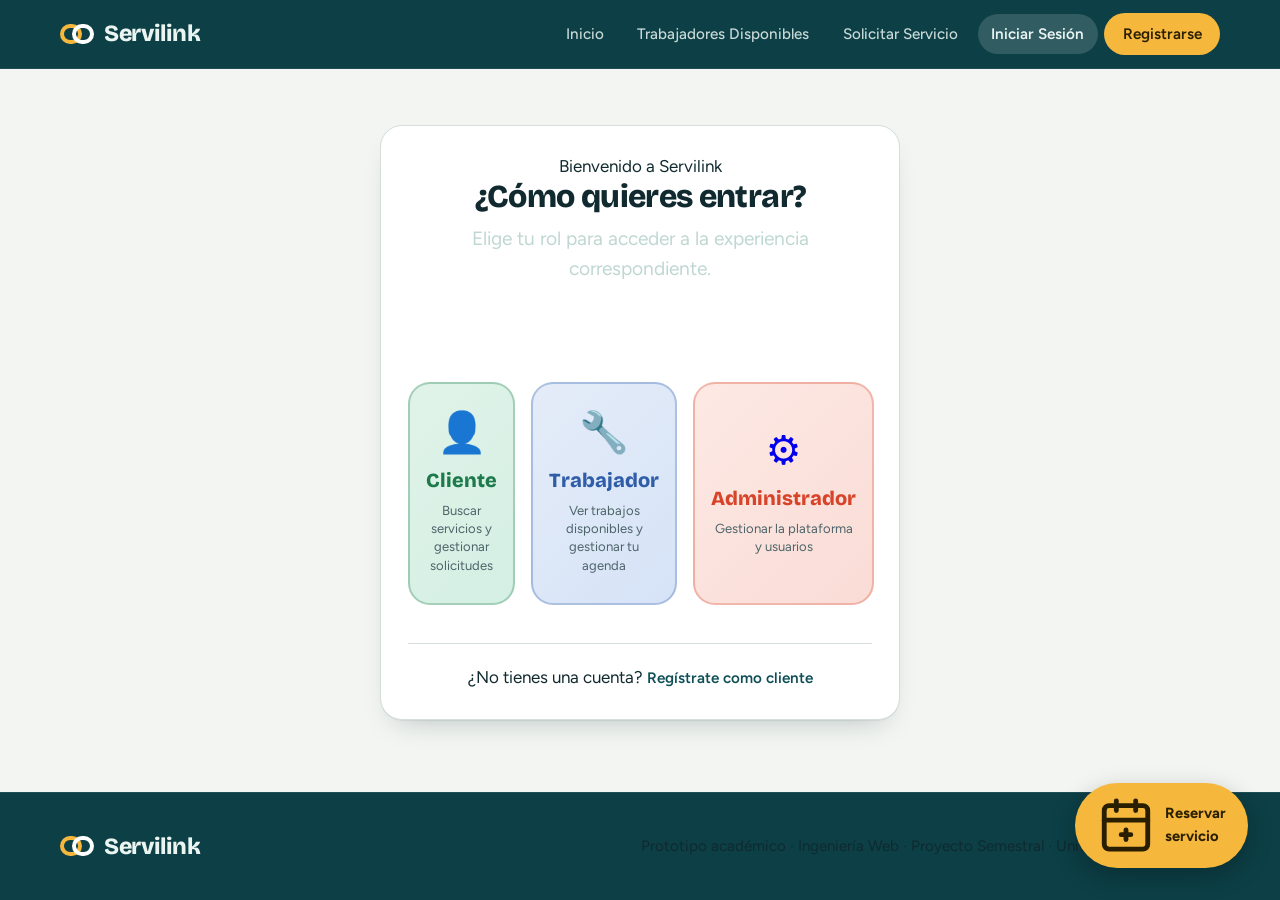
<file: login.html>
<!DOCTYPE html>
<html lang="es">
<head>
  <meta charset="UTF-8">
  <meta name="viewport" content="width=device-width, initial-scale=1, viewport-fit=cover">
  <meta name="description" content="Inicia sesión en Servilink como cliente.">
  <title>Iniciar Sesión | Servilink</title>
  <link rel="preconnect" href="https://fonts.googleapis.com">
  <link rel="preconnect" href="https://fonts.gstatic.com" crossorigin>
  <link href="https://fonts.googleapis.com/css2?family=Bricolage+Grotesque:opsz,wght@12..96,700;800&family=Figtree:wght@400;500;600&display=swap" rel="stylesheet">
  <link rel="stylesheet" href="styles.css">
</head>

<body>

  <a class="skip-link" href="#contenido">
    Saltar al contenido principal
  </a>

  <!-- Header principal -->
  <header class="site-header">
    <div class="wrap header-inner">
      <a class="brand" href="index.html" aria-label="Servilink, inicio">
        <span class="brand-icon" aria-hidden="true"></span>
        Servilink
      </a>
      <nav class="primary-nav" aria-label="Navegación principal">
        <a href="index.html">Inicio</a>
        <a href="trabajadores.html">Trabajadores Disponibles</a>
        <a href="registro de formulario.html">Solicitar Servicio</a>
        <a aria-current="page" href="login.html">Iniciar Sesión</a>
        <a href="registro-cliente.html" class="button button-nav">Registrarse</a>
      </nav>
    </div>
  </header>


  <main id="contenido" class="container auth-container">

    <section
      class="card auth-card"
      aria-labelledby="login-titulo"
    >

      <div class="auth-header">

        <p class="eyebrow">
          Bienvenido a Servilink
        </p>

        <h1 id="login-titulo">
          ¿Cómo quieres entrar?
        </h1>

        <p class="lead">
          Elige tu rol para acceder a la experiencia correspondiente.
        </p>

      </div>

      <div class="role-selector" role="group" aria-label="Selección de rol de acceso">
        <a href="#" class="role-button role-cliente" aria-label="Acceder como cliente">
          <span class="role-icon" aria-hidden="true">👤</span>
          <span class="role-label">Cliente</span>
          <span class="role-desc">Buscar servicios y gestionar solicitudes</span>
        </a>
        <a href="inicio trabajador.html" class="role-button role-trabajador" aria-label="Acceder como trabajador">
          <span class="role-icon" aria-hidden="true">🔧</span>
          <span class="role-label">Trabajador</span>
          <span class="role-desc">Ver trabajos disponibles y gestionar tu agenda</span>
        </a>
        <a href="admin.html" class="role-button role-admin" aria-label="Acceder como administrador">
          <span class="role-icon" aria-hidden="true">⚙️</span>
          <span class="role-label">Administrador</span>
          <span class="role-desc">Gestionar la plataforma y usuarios</span>
        </a>
      </div>

      <div class="auth-footer">

        <p class="muted">
          ¿No tienes una cuenta?

          <a href="registro-cliente.html" class="text-link">
            Regístrate como cliente
          </a>
        </p>

      </div>

    </section>

  </main>

  <!-- Botón flotante para reservar un servicio -->
  <a class="fab" href="registro de formulario.html" aria-label="Reservar un servicio">
    <svg viewBox="0 0 24 24" aria-hidden="true" focusable="false" fill="none" stroke="currentColor" stroke-width="2" stroke-linecap="round" stroke-linejoin="round">
      <rect x="3" y="4" width="18" height="18" rx="2" ry="2"></rect>
      <line x1="16" y1="2" x2="16" y2="6"></line>
      <line x1="8" y1="2" x2="8" y2="6"></line>
      <line x1="3" y1="10" x2="21" y2="10"></line>
      <path d="M12 14v4"></path>
      <path d="M10 16h4"></path>
    </svg>
    <span>Reservar servicio</span>
  </a>

  <footer class="site-footer">
    <div class="wrap footer-wrap">
      <a class="brand" href="index.html" aria-label="Servilink, inicio">
        <span class="brand-icon" aria-hidden="true"></span>
        Servilink
      </a>
      <p>Prototipo académico · Ingeniería Web · Proyecto Semestral · Universidad Continental</p>
    </div>
  </footer>
</body>
</html>
</file>
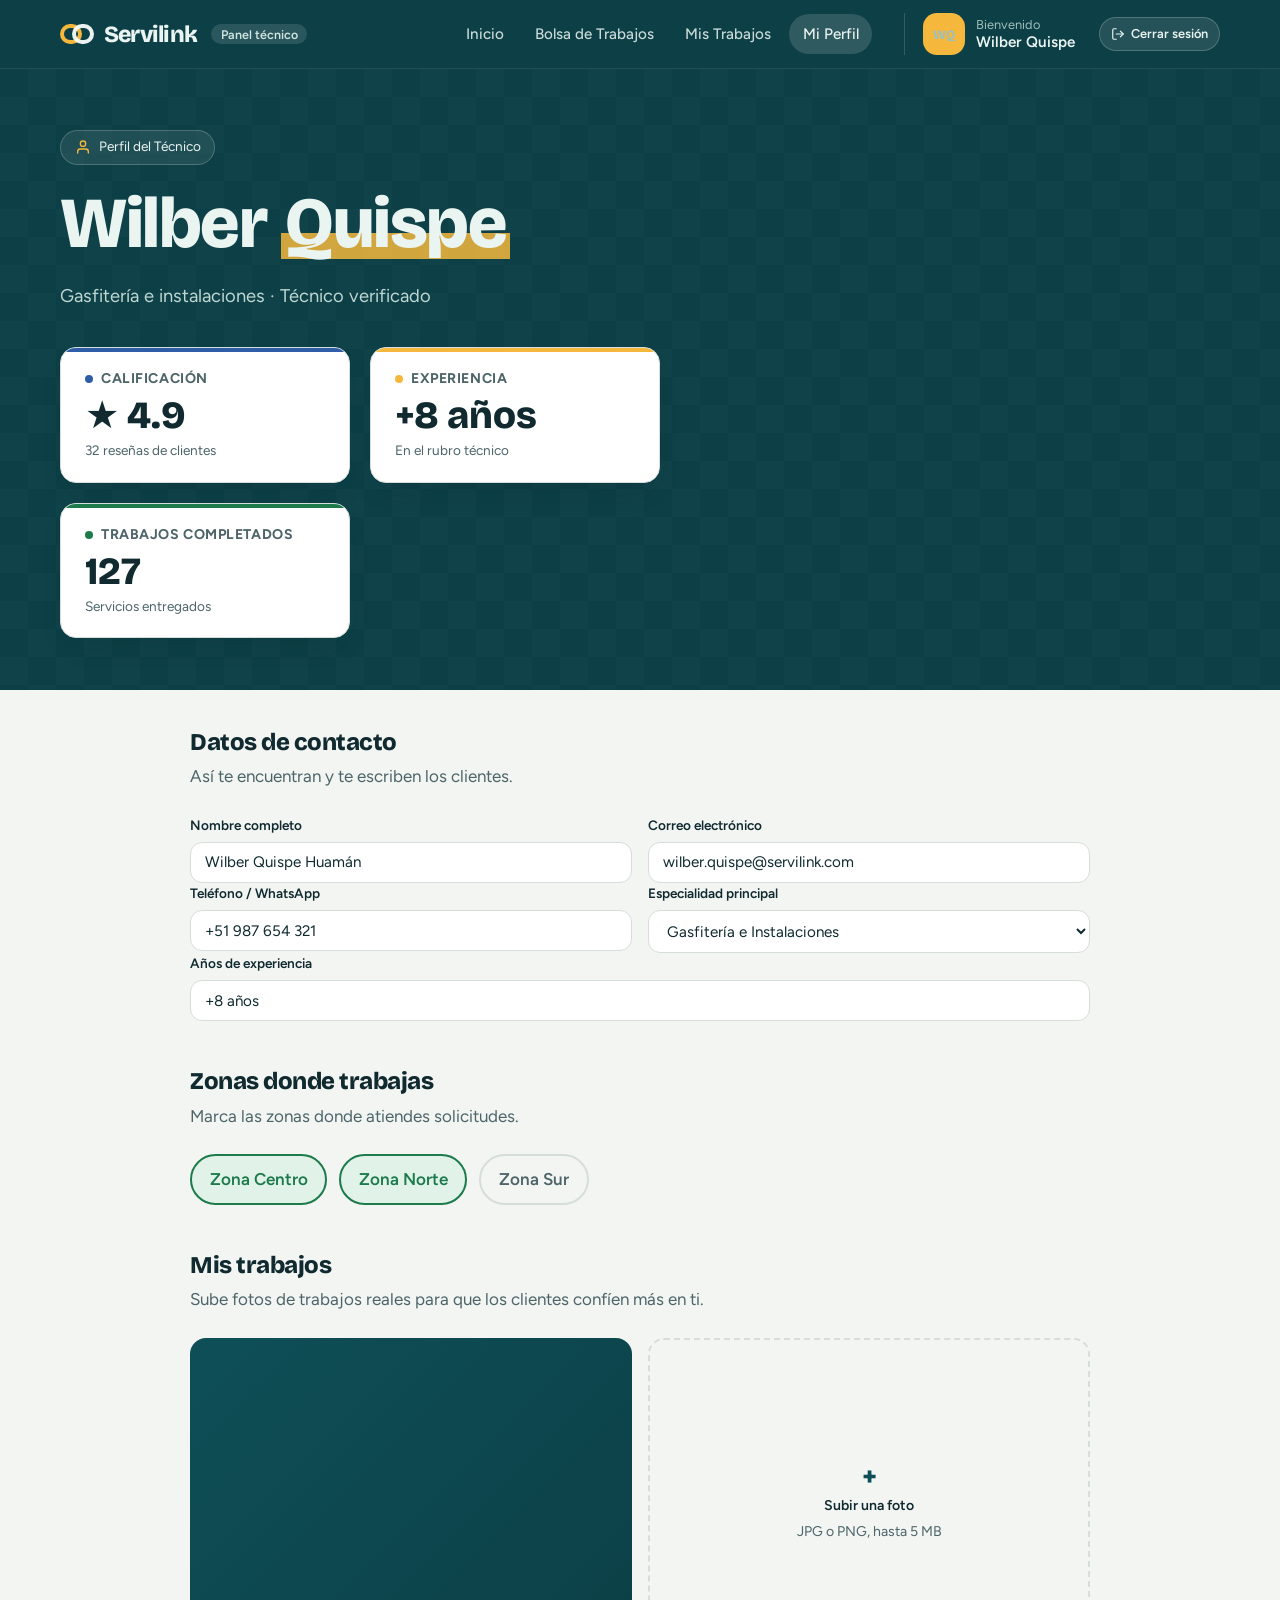
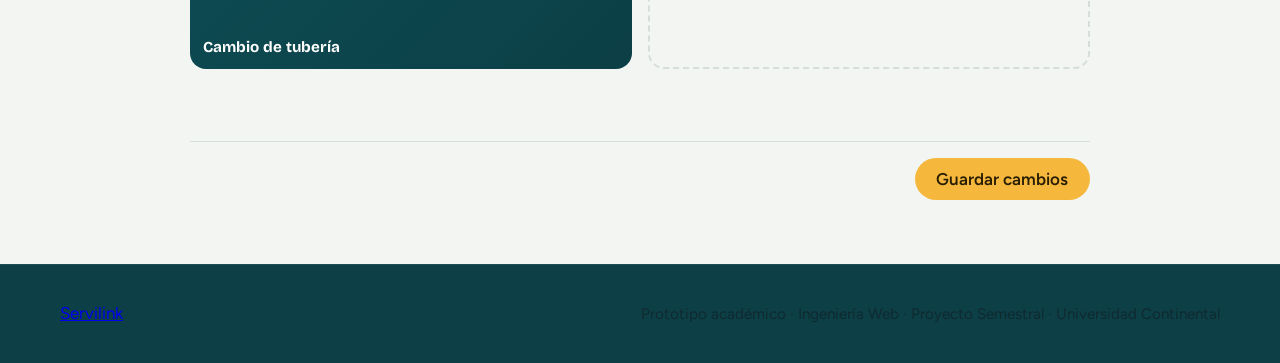
<file: mi perfil.html>
<!DOCTYPE html>
<html lang="es">
<head>
  <meta charset="utf-8">
  <meta name="viewport" content="width=device-width, initial-scale=1, viewport-fit=cover">
  <title>Mi perfil · Servilink</title>
  <link rel="preconnect" href="https://fonts.googleapis.com">
  <link rel="preconnect" href="https://fonts.gstatic.com" crossorigin>
  <link href="https://fonts.googleapis.com/css2?family=Bricolage+Grotesque:opsz,wght@12..96,700;800&family=Figtree:wght@400;500;600;700&display=swap" rel="stylesheet">
  <link rel="stylesheet" href="trabajador-panel.css">
</head>
<body>
  <a class="skip-link" href="#main">Saltar al contenido principal</a>

  <header class="top">
    <div class="wrap">

      <!-- Logo -->
      <a class="logo" href="Index.html">
        <i aria-hidden="true"></i>
        Servilink
        <small>Panel técnico</small>
      </a>

      <!-- Navegación -->
      <nav aria-label="Principal">
        <a href="inicio trabajador.html">Inicio</a>
        <a href="bolsa-solicitudes.html">Bolsa de Trabajos</a>
        <a href="mis-trabajos.html">Mis Trabajos</a>
        <a href="mi perfil.html" aria-current="page">Mi Perfil</a>
      </nav>

      <!-- Usuario -->
      <div class="me">
        <span class="av" aria-hidden="true">WQ</span>

        <div>
          <span>Bienvenido</span>
          <b>Wilber Quispe</b>
        </div>
      </div>

      <!-- Cerrar Sesión -->
      <a class="logout-btn" href="Index.html" title="Cerrar sesión">
        <svg viewBox="0 0 24 24" fill="none" stroke="currentColor" stroke-width="2" stroke-linecap="round" stroke-linejoin="round" aria-hidden="true"><path d="M9 21H5a2 2 0 0 1-2-2V5a2 2 0 0 1 2-2h4"></path><polyline points="16 17 21 12 16 7"></polyline><line x1="21" y1="12" x2="9" y2="12"></line></svg>
        <span>Cerrar sesión</span>
      </a>

    </div>
  </header>

  <!-- Hero del Perfil -->
  <header class="panel-hero">
    <div class="wrap panel-hero-inner">
      <span class="panel-hero-badge">
        <svg viewBox="0 0 24 24" fill="none" stroke="currentColor" stroke-width="2" stroke-linecap="round" stroke-linejoin="round" aria-hidden="true">
          <path d="M20 21v-2a4 4 0 0 0-4-4H8a4 4 0 0 0-4 4v2"></path>
          <circle cx="12" cy="7" r="4"></circle>
        </svg>
        Perfil del Técnico
      </span>

      <h1>Wilber <span class="marker">Quispe</span></h1>
      <p class="panel-hero-lead">Gasfitería e instalaciones · Técnico verificado</p>

      <div class="metrics-grid" aria-label="Resumen de perfil" style="max-width: 600px;">
        <article class="metric-card is-plan">
          <div class="metric-label">
            <span class="metric-dot" aria-hidden="true"></span>
            Calificación
          </div>
          <div class="metric-value">★ 4.9</div>
          <p class="metric-desc">32 reseñas de clientes</p>
        </article>
        <article class="metric-card is-sun">
          <div class="metric-label">
            <span class="metric-dot" aria-hidden="true"></span>
            Experiencia
          </div>
          <div class="metric-value">+8 años</div>
          <p class="metric-desc">En el rubro técnico</p>
        </article>
        <article class="metric-card is-ok">
          <div class="metric-label">
            <span class="metric-dot" aria-hidden="true"></span>
            Trabajos completados
          </div>
          <div class="metric-value">127</div>
          <p class="metric-desc">Servicios entregados</p>
        </article>
      </div>
    </div>
  </header>

  <!-- Formulario de Perfil -->
  <main id="main">
    <div class="wrap" style="padding: 2.5rem 0 4rem;">
      <form action="#" method="post" class="modal-form" style="max-width: 900px; margin: 0 auto;">
        <section style="margin-bottom: 2rem;">
          <h2 style="font-size: 1.5rem; font-weight: 800; margin-bottom: 0.5rem;">Datos de contacto</h2>
          <p style="color: var(--muted); margin-bottom: 1.5rem;">Así te encuentran y te escriben los clientes.</p>
          
          <div class="form-row">
            <div class="form-group">
              <label for="nombre" class="form-label">Nombre completo</label>
              <input type="text" id="nombre" name="nombre" class="form-input" value="Wilber Quispe Huamán">
            </div>
            <div class="form-group">
              <label for="correo" class="form-label">Correo electrónico</label>
              <input type="email" id="correo" name="correo" class="form-input" value="wilber.quispe@servilink.com">
            </div>
          </div>
          
          <div class="form-row">
            <div class="form-group">
              <label for="tel" class="form-label">Teléfono / WhatsApp</label>
              <input type="text" id="tel" name="telefono" class="form-input" value="+51 987 654 321">
            </div>
            <div class="form-group">
              <label for="esp" class="form-label">Especialidad principal</label>
              <select id="esp" name="especialidad" class="form-select">
                <option selected>Gasfitería e Instalaciones</option>
                <option>Electricidad y Tableros</option>
                <option>Cómputo y Redes WiFi</option>
              </select>
            </div>
          </div>
          
          <div class="form-group">
            <label for="exp" class="form-label">Años de experiencia</label>
            <input type="text" id="exp" name="experiencia" class="form-input" value="+8 años">
          </div>
        </section>

        <section style="margin-bottom: 2rem;">
          <h2 style="font-size: 1.5rem; font-weight: 800; margin-bottom: 0.5rem;">Zonas donde trabajas</h2>
          <p style="color: var(--muted); margin-bottom: 1.5rem;">Marca las zonas donde atiendes solicitudes.</p>
          
          <div class="form-group">
            <div style="display: flex; gap: 0.75rem; flex-wrap: wrap;">
              <label class="chip" style="position: relative; display: inline-flex;">
                <input type="checkbox" name="zonas" value="centro" checked style="position: absolute; opacity: 0; inset: 0; width: 100%; height: 100%; margin: 0; cursor: pointer;">
                <span style="display: inline-flex; align-items: center; gap: 0.5rem; padding: 0.6rem 1.1rem; border-radius: 999px; border: 2px solid var(--ok); background: var(--ok-bg); font-weight: 600; color: var(--ok);">Zona Centro</span>
              </label>
              <label class="chip" style="position: relative; display: inline-flex;">
                <input type="checkbox" name="zonas" value="norte" checked style="position: absolute; opacity: 0; inset: 0; width: 100%; height: 100%; margin: 0; cursor: pointer;">
                <span style="display: inline-flex; align-items: center; gap: 0.5rem; padding: 0.6rem 1.1rem; border-radius: 999px; border: 2px solid var(--ok); background: var(--ok-bg); font-weight: 600; color: var(--ok);">Zona Norte</span>
              </label>
              <label class="chip" style="position: relative; display: inline-flex;">
                <input type="checkbox" name="zonas" value="sur" style="position: absolute; opacity: 0; inset: 0; width: 100%; height: 100%; margin: 0; cursor: pointer;">
                <span style="display: inline-flex; align-items: center; gap: 0.5rem; padding: 0.6rem 1.1rem; border-radius: 999px; border: 2px solid var(--line); font-weight: 600; color: var(--muted);">Zona Sur</span>
              </label>
            </div>
          </div>
        </section>

        <section style="margin-bottom: 2rem;">
          <h2 style="font-size: 1.5rem; font-weight: 800; margin-bottom: 0.5rem;">Mis trabajos</h2>
          <p style="color: var(--muted); margin-bottom: 1.5rem;">Sube fotos de trabajos reales para que los clientes confíen más en ti.</p>
          
          <div style="display: grid; grid-template-columns: 1fr 1fr; gap: 1rem;">
            <div style="aspect-ratio: 4/3; border-radius: 16px; position: relative; overflow: hidden; background: linear-gradient(135deg, var(--brand), var(--hero)); display: flex; align-items: end; padding: 0.8rem;">
              <b style="position: relative; color: #fff; font: 700 0.95rem var(--font-display);">Cambio de tubería</b>
            </div>
            <label style="display: flex; flex-direction: column; align-items: center; justify-content: center; gap: 0.2rem; text-align: center; aspect-ratio: 4/3; border: 2px dashed var(--line); border-radius: 16px; cursor: pointer; color: var(--muted); font-size: 0.88rem; padding: 0.6rem; transition: border-color 0.2s, background 0.2s;">
              <input type="file" name="foto" accept="image/png,image/jpeg" style="position: absolute; opacity: 0; inset: 0; width: 100%; height: 100%; cursor: pointer;">
              <span style="font: 800 1.8rem/1 var(--font-display); color: var(--brand);">+</span>
              <strong style="color: var(--ink); font-weight: 600;">Subir una foto</strong>
              <span>JPG o PNG, hasta 5 MB</span>
            </label>
          </div>
        </section>

        <div class="modal-actions" style="justify-content: flex-end; padding-top: 1rem; border-top: 1px solid var(--line); margin-top: 1.5rem;">
          <button type="submit" class="button" style="background: var(--sun); color: var(--sun-ink);">Guardar cambios</button>
        </div>
      </form>
    </div>
  </main>

  <footer class="site-footer">
    <div class="wrap footer-wrap">
      <a class="brand" href="Index.html" aria-label="Servilink, inicio">
        <span class="brand-icon" aria-hidden="true"></span>
        Servilink
      </a>
      <p>Prototipo académico · Ingeniería Web · Proyecto Semestral · Universidad Continental</p>
    </div>
  </footer>
</body>
</html>
</file>
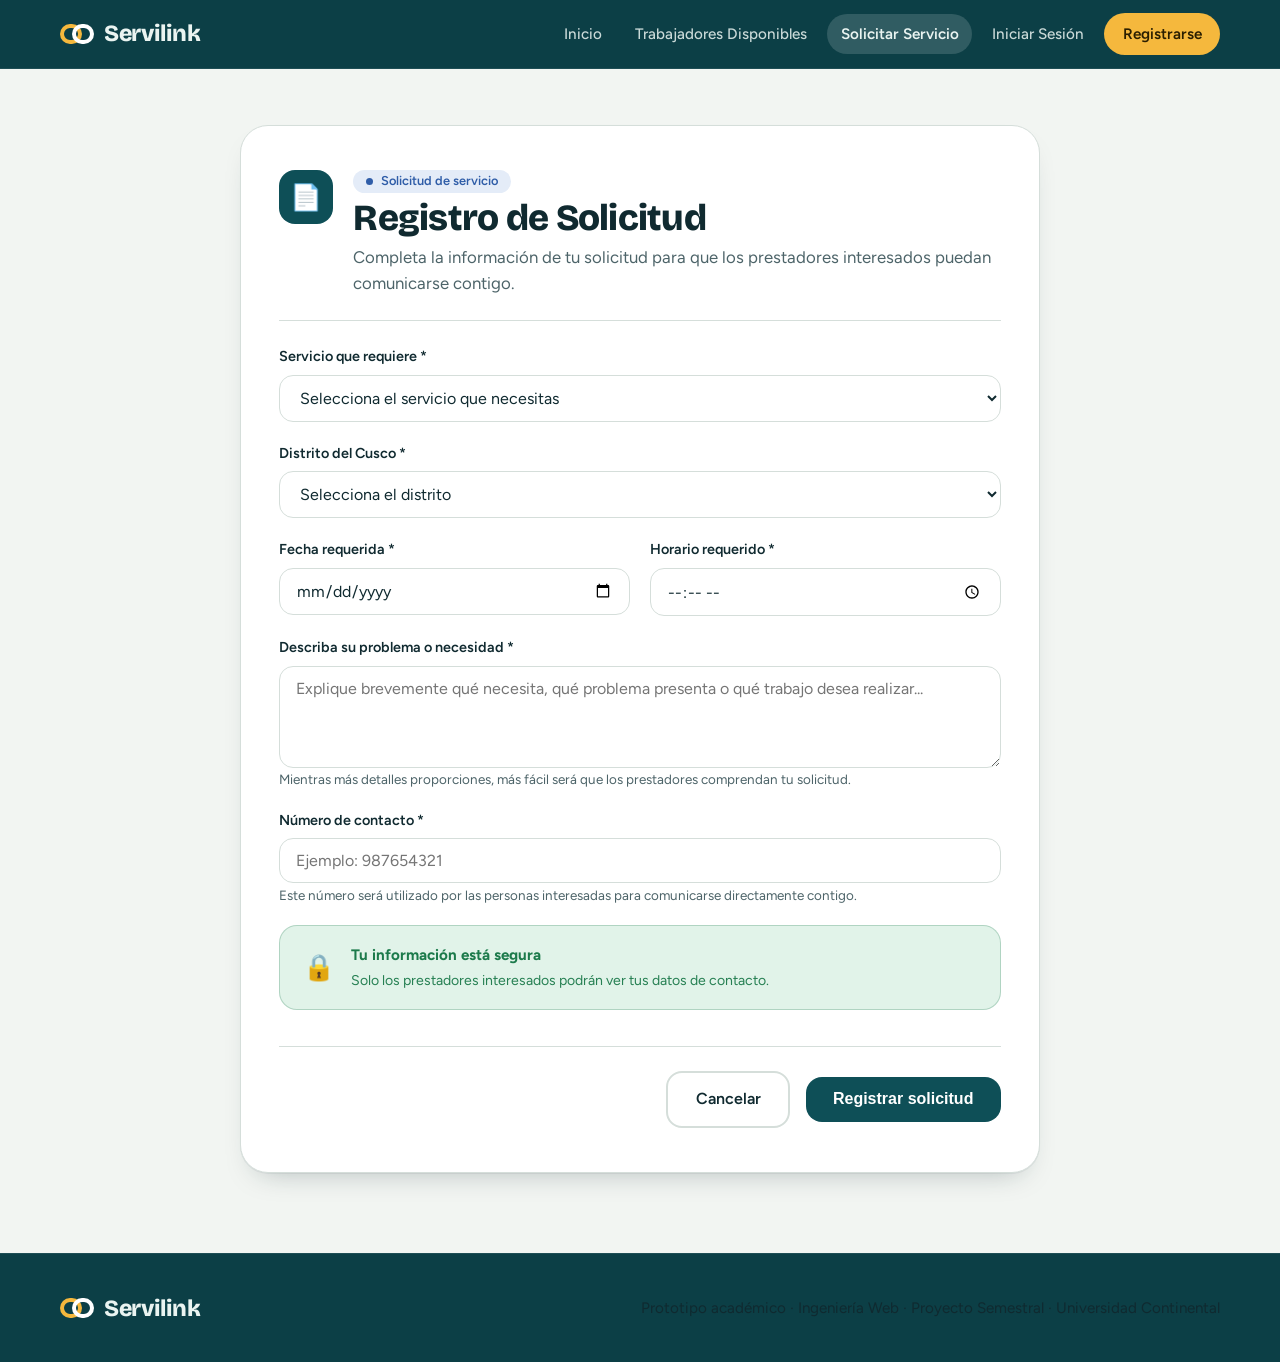
<file: registro de formulario - cliente.html>
<!DOCTYPE html>
<html lang="es">
<head>
  <meta charset="UTF-8">
  <meta name="viewport" content="width=device-width, initial-scale=1, viewport-fit=cover">
  <meta name="description" content="Publica tu solicitud de servicio en Servilink para que profesionales y técnicos disponibles se contacten contigo.">
  <title>Solicitar Servicio | Servilink</title>
  <link rel="preconnect" href="https://fonts.googleapis.com">
  <link rel="preconnect" href="https://fonts.gstatic.com" crossorigin>
  <link href="https://fonts.googleapis.com/css2?family=Bricolage+Grotesque:opsz,wght@12..96,700;800&family=Figtree:wght@400;500;600&display=swap" rel="stylesheet">
  <link rel="stylesheet" href="styles.css">
</head>
<body>
  <a class="skip-link" href="#contenido">Saltar al contenido principal</a>

  <!-- Header principal -->
  <header class="site-header">
    <div class="wrap header-inner">
      <a class="brand" href="index.html" aria-label="Servilink, inicio">
        <span class="brand-icon" aria-hidden="true"></span>
        Servilink
      </a>
      <nav class="primary-nav" aria-label="Navegación principal">
        <a href="index.html">Inicio</a>
        <a href="trabajadores.html">Trabajadores Disponibles</a>
        <a aria-current="page" href="registro de formulario.html">Solicitar Servicio</a>
        <a href="login.html">Iniciar Sesión</a>
        <a href="registro-cliente.html" class="button button-nav">Registrarse</a>
      </nav>
    </div>
  </header>

  <!-- Contenido Principal -->
  <main id="contenido" class="wrap form-page-wrap">
    <div class="card form-card">

      <div class="form-header">
        <div class="form-header-badge">
          <span class="form-header-icon" aria-hidden="true">📄</span>
        </div>
        <div class="form-header-text">
          <span class="tag tag-plan">Solicitud de servicio</span>
          <h1>Registro de Solicitud</h1>
          <p>
            Completa la información de tu solicitud para que los prestadores interesados puedan comunicarse contigo.
          </p>
        </div>
      </div>

      <hr class="form-divider">

      <form id="formSolicitud" action="index.html" method="POST" class="form-grid">

        <div class="form-group">
          <label for="servicio">Servicio que requiere *</label>
          <select id="servicio" name="servicio" required>
            <option value="" disabled selected>Selecciona el servicio que necesitas</option>
            <option value="Gasfitería">Gasfitería</option>
            <option value="Electricidad">Electricidad</option>
            <option value="Limpieza">Limpieza</option>
            <option value="Carpintería">Carpintería</option>
            <option value="Pintura">Pintura</option>
            <option value="Albañilería">Albañilería</option>
            <option value="Jardinería">Jardinería</option>
            <option value="Reparaciones">Reparaciones</option>
            <option value="Soporte tecnológico">Soporte tecnológico</option>
            <option value="Otro">Otro</option>
          </select>
        </div>

        <div class="form-group">
          <label for="distrito">Distrito del Cusco *</label>
          <select id="distrito" name="distrito" required>
            <option value="" disabled selected>Selecciona el distrito</option>
            <option value="Cusco">Cusco</option>
            <option value="Wanchaq">Wanchaq</option>
            <option value="Santiago">Santiago</option>
            <option value="San Sebastián">San Sebastián</option>
            <option value="San Jerónimo">San Jerónimo</option>
            <option value="Poroy">Poroy</option>
            <option value="Saylla">Saylla</option>
            <option value="Ccorca">Ccorca</option>
          </select>
        </div>

        <div class="form-row">
          <div class="form-group">
            <label for="fecha">Fecha requerida *</label>
            <input type="date" id="fecha" name="fecha" required>
          </div>

          <div class="form-group">
            <label for="hora">Horario requerido *</label>
            <input type="time" id="hora" name="hora" required>
          </div>
        </div>

        <div class="form-group">
          <label for="descripcion">Describa su problema o necesidad *</label>
          <textarea
            id="descripcion"
            name="descripcion"
            rows="4"
            placeholder="Explique brevemente qué necesita, qué problema presenta o qué trabajo desea realizar..."
            required
          ></textarea>
          <p class="form-help">
            Mientras más detalles proporciones, más fácil será que los prestadores comprendan tu solicitud.
          </p>
        </div>

        <div class="form-group">
          <label for="telefono">Número de contacto *</label>
          <input
            type="tel"
            id="telefono"
            name="telefono"
            placeholder="Ejemplo: 987654321"
            pattern="[0-9]{9}"
            maxlength="9"
            inputmode="numeric"
            required
          >
          <p class="form-help">
            Este número será utilizado por las personas interesadas para comunicarse directamente contigo.
          </p>
        </div>

        <div class="security-box">
          <span class="security-box-icon" aria-hidden="true">🔒</span>
          <div>
            <strong>Tu información está segura</strong>
            <p>Solo los prestadores interesados podrán ver tus datos de contacto.</p>
          </div>
        </div>

        <div class="form-actions">
          <a href="index.html" class="button button-secondary">Cancelar</a>
          <button type="submit" class="button button-primary">Registrar solicitud</button>
        </div>

      </form>
    </div>
  </main>

  <footer class="site-footer">
    <div class="wrap footer-wrap">
      <a class="brand" href="index.html" aria-label="Servilink, inicio">
        <span class="brand-icon" aria-hidden="true"></span>
        Servilink
      </a>
      <p>Prototipo académico · Ingeniería Web · Proyecto Semestral · Universidad Continental</p>
    </div>
  </footer>
</body>
</html>
</file>
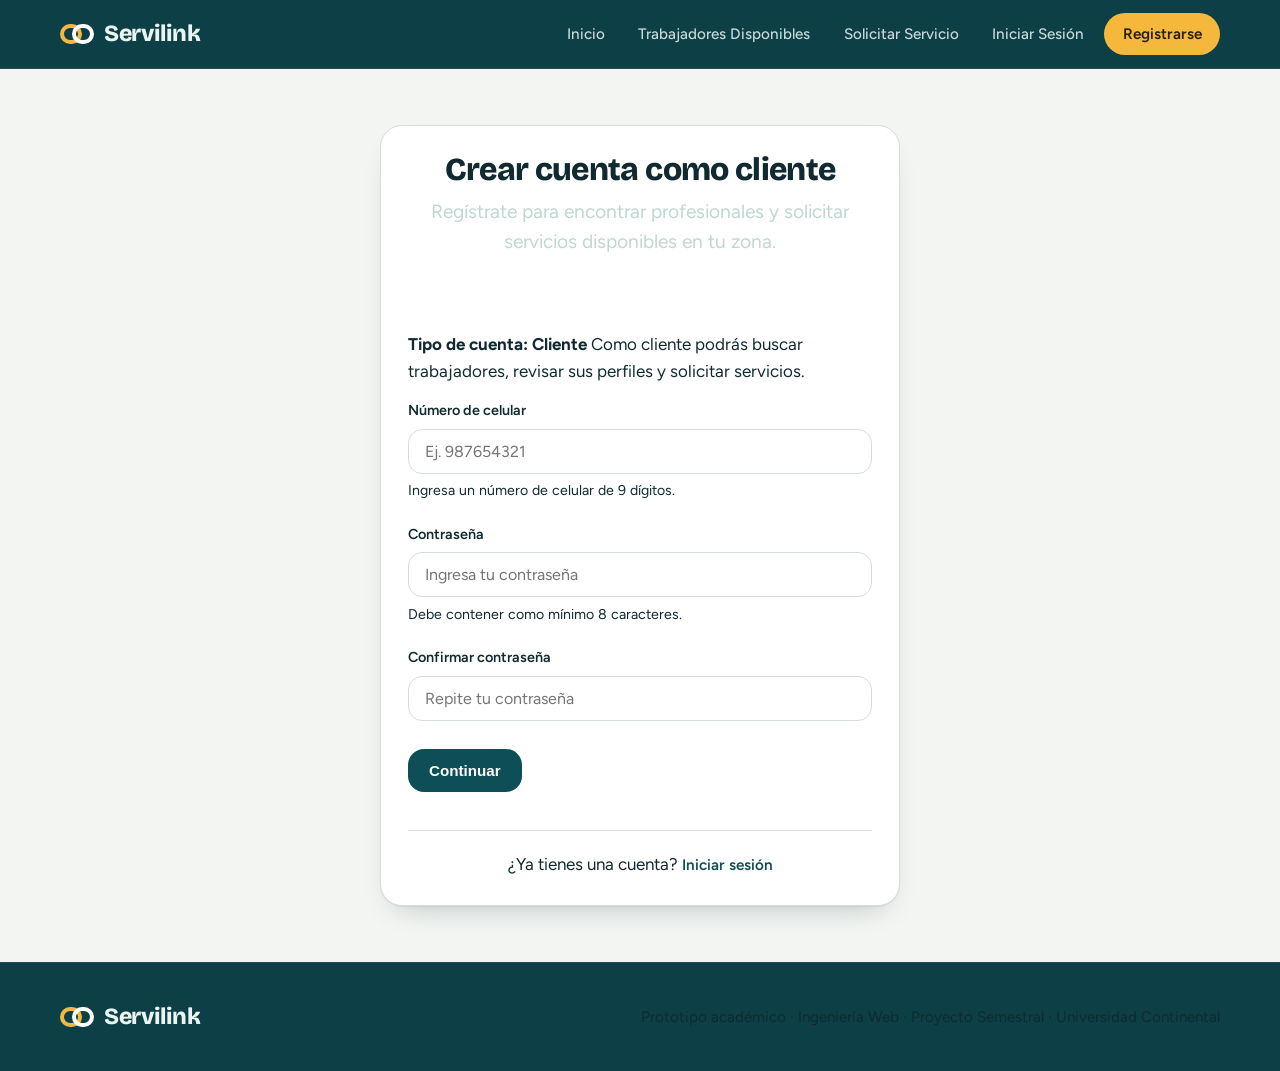
<file: registro-cliente.html>
<!DOCTYPE html>
<html lang="es">
<head>
  <meta charset="UTF-8">
  <meta name="viewport" content="width=device-width, initial-scale=1, viewport-fit=cover">
  <meta name="description" content="Registro de clientes en Servilink.">
  <title>Registro de Cliente | Servilink</title>
  <link rel="preconnect" href="https://fonts.googleapis.com">
  <link rel="preconnect" href="https://fonts.gstatic.com" crossorigin>
  <link href="https://fonts.googleapis.com/css2?family=Bricolage+Grotesque:opsz,wght@12..96,700;800&family=Figtree:wght@400;500;600&display=swap" rel="stylesheet">
  <link rel="stylesheet" href="styles.css">
</head>

<body>

  <a class="skip-link" href="#contenido">
    Saltar al contenido principal
  </a>

  <!-- Header principal -->
  <header class="site-header">
    <div class="wrap header-inner">
      <a class="brand" href="index.html" aria-label="Servilink, inicio">
        <span class="brand-icon" aria-hidden="true"></span>
        Servilink
      </a>
      <nav class="primary-nav" aria-label="Navegación principal">
        <a href="index.html">Inicio</a>
        <a href="trabajadores.html">Trabajadores Disponibles</a>
        <a href="registro de formulario.html">Solicitar Servicio</a>
        <a href="login.html">Iniciar Sesión</a>
        <a aria-current="page" href="registro-cliente.html" class="button button-nav">Registrarse</a>
      </nav>
    </div>
  </header>


  <main id="contenido" class="container auth-container">

    <section
      class="card auth-card"
      aria-labelledby="registro-titulo"
    >

      <div class="auth-header">

        <h1 id="registro-titulo">
          Crear cuenta como cliente
        </h1>

        <p class="lead">
          Regístrate para encontrar profesionales
          y solicitar servicios disponibles en tu zona.
        </p>

      </div>


      <div class="quality-note auth-note">

        <strong>
          Tipo de cuenta: Cliente
        </strong>

        <span>
          Como cliente podrás buscar trabajadores,
          revisar sus perfiles y solicitar servicios.
        </span>

      </div>


      <form
        id="formRegistro"
        action="login.html"
        method="GET"
        class="form-grid"
      >

        <div class="form-group">

          <label for="celular">
            Número de celular
          </label>

          <input
            type="tel"
            id="celular"
            name="celular"
            placeholder="Ej. 987654321"
            pattern="[0-9]{9}"
            maxlength="9"
            inputmode="numeric"
            autocomplete="tel"
            required
          >

          <small class="muted">
            Ingresa un número de celular de 9 dígitos.
          </small>

        </div>


        <div class="form-group">

          <label for="password">
            Contraseña
          </label>

          <input
            type="password"
            id="password"
            name="password"
            placeholder="Ingresa tu contraseña"
            minlength="8"
            autocomplete="new-password"
            required
          >

          <small class="muted">
            Debe contener como mínimo 8 caracteres.
          </small>

        </div>


        <div class="form-group">

          <label for="confirmar-password">
            Confirmar contraseña
          </label>

          <input
            type="password"
            id="confirmar-password"
            name="confirmar-password"
            placeholder="Repite tu contraseña"
            minlength="8"
            autocomplete="new-password"
            required
          >

        </div>


        <div class="actions auth-actions">

          <button
            type="submit"
            class="button"
          >
            Continuar
          </button>

        </div>

      </form>


      <div class="auth-footer">

        <p class="muted">
          ¿Ya tienes una cuenta?

          <a href="login.html" class="text-link">
            Iniciar sesión
          </a>
        </p>

      </div>

    </section>

  </main>


  <footer class="site-footer">
    <div class="wrap footer-wrap">
      <a class="brand" href="index.html" aria-label="Servilink, inicio">
        <span class="brand-icon" aria-hidden="true"></span>
        Servilink
      </a>
      <p>Prototipo académico · Ingeniería Web · Proyecto Semestral · Universidad Continental</p>
    </div>
  </footer>

  <script>
    const formulario = document.getElementById("formRegistro");

    formulario.addEventListener("submit", function(event) {
      const password = document.getElementById("password").value;
      const confirmar = document.getElementById("confirmar-password").value;

      if (password !== confirmar) {
        event.preventDefault();
        alert("Las contraseñas no coinciden. Por favor verifica antes de continuar.");
        return;
      }

      event.preventDefault();
      alert("¡Cuenta creada exitosamente en Servilink! Ahora inicia sesión con tu número de celular.");
      window.location.href = "login.html";
    });
  </script>
</body>
</html>
</file>
<file: styles.css>
/* ==========================================================================
   SERVILINK - SISTEMA DE DISEÑO
   Tokens, Tipografía, Header, Hero, Componentes, Bloques Informativos, CTA y Footer
   ========================================================================== */

/* 1) TOKENS (Variables CSS) */
:root {
  --bg: #FFFFFF;
  --soft: #F2F5F2;
  color-scheme: light;
  --surface: #FFFFFF;
  --ink: #102A30;
  --muted: #4D6469;
  --line: #D5DEDA;
  --brand: #0E4F57;
  --brand-ink: #FFFFFF;
  --sun: #F5B83D;
  --sun-ink: #2A1E00;
  --hot: #D8442A;
  --hot-bg: #FDE9E4;
  --ok: #1C7A4B;
  --ok-bg: #E1F3E9;
  --plan: #2F5DA8;
  --plan-bg: #E4ECF8;
  --hero: #0C3F46;
  --hero-ink: #EAF4F1;
  --shadow: 0 1px 0 rgba(16,42,48,.06), 0 14px 30px -18px rgba(16,42,48,.35);

  --font-display: "Bricolage Grotesque", system-ui, -apple-system, sans-serif;
  --font-body: "Figtree", system-ui, -apple-system, sans-serif;
}

/* Reset y configuraciones globales */
*, *::before, *::after {
  box-sizing: border-box;
  margin: 0;
  padding: 0;
}

html {
  scroll-behavior: smooth;
}

body {
  font-family: var(--font-body);
  font-size: 17px;
  line-height: 1.6;
  color: var(--ink);
  background-color: var(--soft);
  min-height: 100vh;
  display: flex;
  flex-direction: column;
  -webkit-font-smoothing: antialiased;
}

/* 2) TIPOGRAFÍA */
h1, h2, h3, h4, h5, h6 {
  font-family: var(--font-display);
  color: var(--ink);
  line-height: 1.08;
  letter-spacing: -.02em;
}

h1 {
  font-size: clamp(2.5rem, 5.6vw, 4.6rem);
  font-weight: 800;
}

h2 {
  font-size: clamp(1.9rem, 3.6vw, 2.8rem);
  font-weight: 800;
}

h3 {
  font-size: 1.28rem;
  font-weight: 700;
  line-height: 1.25;
}

p {
  color: var(--ink);
}

.marker {
  background: linear-gradient(transparent 62%, rgba(245,184,61,.85) 62% 92%, transparent 92%);
  display: inline;
  padding-inline: 2px;
}

/* Accesibilidad: Enlace de salto rápido */
.skip-link {
  position: absolute;
  top: -120px;
  left: 1.25rem;
  background: var(--sun);
  color: var(--sun-ink);
  padding: .75rem 1.25rem;
  border-radius: 999px;
  font-weight: 600;
  z-index: 1000;
  text-decoration: none;
  box-shadow: 0 4px 15px rgba(0,0,0,.2);
  transition: top .2s ease;
}

.skip-link:focus {
  top: 1rem;
}

/* Contenedor estándar */
.wrap {
  width: min(1160px, 100% - 2.5rem);
  margin-inline: auto;
}

/* Accesibilidad y foco */
:focus-visible {
  outline: 3px solid var(--sun);
  outline-offset: 3px;
}

/* 3) HEADER */
.site-header {
  position: sticky;
  top: 0;
  background-color: var(--hero);
  color: var(--hero-ink);
  border-bottom: 1px solid rgba(255,255,255,.08);
  min-height: 68px;
  z-index: 100;
  display: flex;
  align-items: center;
}

.header-inner {
  display: flex;
  align-items: center;
  justify-content: space-between;
  gap: 1.5rem;
  padding-block: .8rem;
}

/* Logo con dos eslabones en CSS */
.brand {
  font-family: var(--font-display);
  font-weight: 800;
  font-size: 1.45rem;
  color: var(--hero-ink);
  text-decoration: none;
  display: inline-flex;
  align-items: center;
  gap: .65rem;
  letter-spacing: -.02em;
  flex-shrink: 0;
}

.brand-icon {
  position: relative;
  width: 34px;
  height: 20px;
  display: inline-block;
  flex-shrink: 0;
}

.brand-icon::before,
.brand-icon::after {
  content: "";
  position: absolute;
  width: 22px;
  height: 20px;
  border: 4px solid var(--sun);
  border-radius: 12px;
  top: 0;
  box-sizing: border-box;
}

.brand-icon::before {
  left: 0;
  border-color: var(--sun);
  z-index: 1;
}

.brand-icon::after {
  right: 0;
  border-color: #FFFFFF;
  z-index: 2;
}

/* Navegación principal */
.primary-nav {
  margin-left: auto;
  display: flex;
  align-items: center;
  gap: .4rem;
  flex-wrap: wrap;
}

.primary-nav a {
  color: var(--hero-ink);
  text-decoration: none;
  font-weight: 500;
  font-size: .95rem;
  padding: .5rem .85rem;
  border-radius: 999px;
  opacity: .85;
  transition: background .15s ease, opacity .15s ease, transform .15s ease;
}

.primary-nav a:hover {
  background-color: rgba(255,255,255,.1);
  opacity: 1;
}

.primary-nav a[aria-current="page"] {
  background-color: rgba(255,255,255,.15);
  opacity: 1;
  font-weight: 600;
}

/* Botón píldora Registrarse */
.primary-nav .button-nav,
.button-nav {
  background-color: var(--sun) !important;
  color: var(--sun-ink) !important;
  font-weight: 600;
  padding: .55rem 1.15rem;
  border-radius: 999px;
  opacity: 1;
}

.primary-nav .button-nav:hover,
.button-nav:hover {
  background-color: var(--sun) !important;
  filter: brightness(1.06);
  transform: translateY(-1px);
}

/* 4) HERO */
.hero-section {
  background-color: var(--hero);
  color: var(--hero-ink);
  padding: 4.5rem 0 7rem;
  position: relative;
  overflow: hidden;
}

/* Textura sutil con dos linear-gradient diagonales en 56px 56px */
.hero-section::before {
  content: "";
  position: absolute;
  inset: 0;
  background-image:
    linear-gradient(45deg, rgba(255,255,255,0.035) 25%, transparent 25%),
    linear-gradient(-45deg, rgba(255,255,255,0.035) 25%, transparent 25%),
    linear-gradient(45deg, transparent 75%, rgba(255,255,255,0.035) 75%),
    linear-gradient(-45deg, transparent 75%, rgba(255,255,255,0.035) 75%);
  background-size: 56px 56px;
  background-position: 0 0, 0 28px, 28px -28px, -28px 0;
  opacity: .5;
  pointer-events: none;
}

.hero-grid {
  position: relative;
  z-index: 2;
  display: grid;
  grid-template-columns: 1.15fr .85fr;
  gap: 3.5rem;
  align-items: center;
}

.hero-badge {
  display: inline-flex;
  align-items: center;
  gap: .65rem;
  padding: .35rem .9rem;
  border: 1px solid rgba(255,255,255,.2);
  border-radius: 999px;
  font-size: .85rem;
  color: var(--hero-ink);
  margin-bottom: 1.25rem;
  background: rgba(255,255,255,.05);
}

.hero-badge-tag {
  background-color: var(--sun);
  color: var(--sun-ink);
  font-size: .72rem;
  font-weight: 700;
  padding: .15rem .45rem;
  border-radius: 6px;
  text-transform: uppercase;
  letter-spacing: .04em;
}

.hero-content h1 {
  color: var(--hero-ink);
  margin-bottom: 1.2rem;
}

.lead {
  font-size: 1.2rem;
  color: #BFD7D2;
  max-width: 34rem;
  line-height: 1.55;
  margin-bottom: 2rem;
}

/* Buscador Hero */
.search-form {
  background-color: #FFFFFF;
  border-radius: 22px;
  padding: .6rem;
  display: grid;
  grid-template-columns: 1.4fr 1fr auto;
  gap: .5rem;
  align-items: center;
  box-shadow: 0 30px 60px -28px rgba(0,0,0,.6);
  position: relative;
}

.search-field {
  display: flex;
  flex-direction: column;
  padding: .5rem .9rem;
  border-radius: 14px;
  position: relative;
  transition: background .15s ease;
}

.search-field:not(:last-of-type)::after {
  content: "";
  position: absolute;
  right: -.25rem;
  top: 18%;
  bottom: 18%;
  width: 1px;
  background-color: var(--line);
}

.search-field:focus-within {
  background-color: var(--soft);
}

.search-field:focus-within::after {
  display: none;
}

.search-field label {
  font-size: .78rem;
  font-weight: 600;
  color: var(--muted);
  margin-bottom: .2rem;
  cursor: pointer;
}

.search-field input,
.search-field select {
  border: none;
  background: transparent;
  font-family: inherit;
  font-size: 1rem;
  color: #102A30;
  appearance: none;
  -webkit-appearance: none;
  outline: none;
  width: 100%;
  padding: 0;
}

.search-field select {
  cursor: pointer;
}

.search-btn {
  background-color: var(--sun);
  color: var(--sun-ink);
  font-family: var(--font-body);
  font-weight: 600;
  font-size: 1rem;
  border: none;
  border-radius: 16px;
  padding: .9rem 1.6rem;
  cursor: pointer;
  white-space: nowrap;
  height: 100%;
  display: flex;
  align-items: center;
  justify-content: center;
  transition: filter .15s ease, transform .15s ease;
}

.search-btn:hover {
  filter: brightness(1.06);
  transform: translateY(-1px);
}

/* Columna derecha decorativa (tickets superpuestos y eslabón) */
.hero-decorative {
  position: relative;
  height: 380px;
  display: flex;
  align-items: center;
  justify-content: center;
}

.ticket {
  position: absolute;
  width: 290px;
  border-radius: 20px;
  padding: 1.4rem;
  box-shadow: 0 20px 40px -15px rgba(0,0,0,.45);
  background-color: #FFFFFF;
  color: #102A30;
  border: 1px solid var(--line);
  display: flex;
  flex-direction: column;
  gap: .5rem;
}

.ticket h4 {
  font-size: 1.05rem;
  margin-top: .2rem;
  color: #102A30;
}

.ticket p {
  font-size: .88rem;
  color: #4D6469;
  margin: 0;
}

.ticket-1 {
  transform: rotate(-4deg) translateY(-40px) translateX(-25px);
  z-index: 1;
}

.ticket-2 {
  transform: rotate(3deg) translateY(10px) translateX(25px);
  z-index: 2;
}

.ticket-3 {
  transform: rotate(-1.5deg) translateY(65px) translateX(-10px);
  background-color: var(--sun);
  color: var(--sun-ink);
  border-color: rgba(0,0,0,.08);
  z-index: 3;
}

.ticket-3 h4,
.ticket-3 p {
  color: var(--sun-ink);
}

.chain-link-deco {
  position: absolute;
  top: 48%;
  left: 45%;
  transform: translate(-50%, -50%);
  width: 48px;
  height: 30px;
  z-index: 4;
  pointer-events: none;
}

.chain-link-deco::before,
.chain-link-deco::after {
  content: "";
  position: absolute;
  width: 30px;
  height: 28px;
  border: 5px solid var(--sun);
  border-radius: 14px;
  top: 0;
  box-sizing: border-box;
}

.chain-link-deco::before {
  left: 0;
  border-color: var(--sun);
}

.chain-link-deco::after {
  right: 0;
  border-color: #FFFFFF;
}

/* Franja superpuesta (Strip de 4 atributos) */
.strip-wrap {
  position: relative;
  z-index: 10;
  margin-top: -3.2rem;
}

.strip-card {
  background-color: var(--surface);
  border: 1px solid var(--line);
  border-radius: 22px;
  padding: 1.5rem 2rem;
  box-shadow: var(--shadow);
  display: grid;
  grid-template-columns: repeat(4, 1fr);
  gap: 1.5rem;
}

.strip-item {
  display: flex;
  align-items: center;
  gap: 1rem;
  position: relative;
}

.strip-item:not(:last-child)::after {
  content: "";
  position: absolute;
  right: -0.75rem;
  top: 15%;
  bottom: 15%;
  width: 1px;
  background-color: var(--line);
}

.strip-icon {
  width: 26px;
  height: 26px;
  color: var(--brand);
  flex-shrink: 0;
  display: inline-block;
}

.strip-item strong {
  display: block;
  font-size: .95rem;
  font-weight: 700;
  color: var(--ink);
  margin-bottom: .15rem;
}

.strip-item p {
  font-size: .84rem;
  color: var(--muted);
  line-height: 1.4;
  margin: 0;
}

/* 5) COMPONENTES */

/* Etiquetas de estado (.tag) */
.tag {
  display: inline-flex;
  align-items: center;
  gap: .5rem;
  font-size: .8rem;
  font-weight: 600;
  padding: .32rem .8rem;
  border-radius: 999px;
  line-height: 1;
  width: fit-content;
}

.tag::before {
  content: "";
  width: 7px;
  height: 7px;
  border-radius: 50%;
  display: inline-block;
  flex-shrink: 0;
}

.tag-hot {
  background-color: var(--hot-bg);
  color: var(--hot);
}
.tag-hot::before {
  background-color: var(--hot);
}

.tag-ok {
  background-color: var(--ok-bg);
  color: var(--ok);
}
.tag-ok::before {
  background-color: var(--ok);
}

.tag-plan {
  background-color: var(--plan-bg);
  color: var(--plan);
}
.tag-plan::before {
  background-color: var(--plan);
}

/* Tarjetas (.card) */
.card {
  background-color: var(--surface);
  border: 1px solid var(--line);
  border-radius: 22px;
  padding: 1.7rem;
  box-shadow: var(--shadow);
  display: flex;
  flex-direction: column;
  gap: .9rem;
  transition: transform .18s ease, border-color .18s ease, box-shadow .18s ease;
}

.card:hover {
  transform: translateY(-4px);
  border-color: var(--brand);
}

/* Borde izquierdo de 6px en solicitudes */
.card-urgent {
  border-left: 6px solid var(--hot);
}

.card-scheduled {
  border-left: 6px solid var(--plan);
}

.card-topline {
  display: flex;
  justify-content: space-between;
  align-items: center;
}

.card-worker-header {
  display: flex;
  align-items: center;
  gap: 1rem;
}

.capacity {
  font-size: .85rem;
  color: var(--muted);
  font-weight: 600;
}

/* Datos clave (Publicado / Presupuesto / Calificación / Experiencia) */
.meta {
  display: grid;
  grid-template-columns: 1fr 1fr;
  gap: .6rem 1rem;
  border-block: 1px dashed var(--line);
  padding: .85rem 0;
  margin: .3rem 0;
}

.meta div {
  display: flex;
  flex-direction: column;
  gap: .15rem;
}

.meta dt {
  font-size: .78rem;
  color: var(--muted);
  font-weight: 500;
  text-transform: uppercase;
  letter-spacing: .03em;
}

.meta dd {
  font-size: .95rem;
  font-weight: 600;
  color: var(--ink);
}

/* Avatares de trabajadores */
.worker-avatar {
  width: 54px;
  height: 54px;
  border-radius: 16px;
  background-color: var(--brand);
  color: var(--brand-ink);
  font-family: var(--font-display);
  font-weight: 800;
  font-size: 1.25rem;
  display: flex;
  align-items: center;
  justify-content: center;
  flex-shrink: 0;
  letter-spacing: .02em;
}

/* Botones principales y acciones */
.actions {
  display: flex;
  align-items: center;
  gap: 1rem;
  margin-top: auto;
  padding-top: .5rem;
  flex-wrap: wrap;
}

.button {
  display: inline-flex;
  align-items: center;
  justify-content: center;
  background-color: var(--brand);
  color: var(--brand-ink);
  border-radius: 16px;
  padding: .8rem 1.3rem;
  font-weight: 600;
  font-size: .95rem;
  text-decoration: none;
  border: none;
  cursor: pointer;
  transition: transform .18s ease, filter .18s ease;
}

.button:hover, .button:focus {
  transform: translateY(-2px);
  filter: brightness(1.08);
}

.text-link {
  color: var(--brand);
  font-weight: 600;
  font-size: .95rem;
  text-decoration: none;
  display: inline-flex;
  align-items: center;
  gap: .35rem;
  transition: color .15s ease;
}

.text-link:hover {
  text-decoration: underline;
}

/* Secciones de cuadrícula */
.section-block {
  padding-top: 5.5rem;
}

.section-heading {
  display: flex;
  justify-content: space-between;
  align-items: flex-end;
  gap: 1.5rem;
  margin-bottom: 2rem;
  flex-wrap: wrap;
}

.section-heading h2 {
  margin: 0;
}

.section-heading p {
  color: var(--muted);
  font-size: 1.05rem;
  margin: 0;
  max-width: 28rem;
}

.cards-grid {
  display: grid;
  grid-template-columns: repeat(2, 1fr);
  gap: 1.5rem;
}

/* 6) "¿QUÉ ES SERVILINK?" Y "¿CÓMO FUNCIONA?" */
.info-banner {
  background-color: var(--hero);
  color: var(--hero-ink);
  border-radius: 32px;
  padding: 3.2rem;
  margin-top: 5.5rem;
  display: grid;
  grid-template-columns: 1fr 1.4fr;
  gap: 2.5rem;
  align-items: center;
}

.info-banner h2 {
  color: #FFFFFF;
  margin: 0;
}

.info-banner p {
  color: #BFD7D2;
  font-size: 1.1rem;
  line-height: 1.65;
  margin: 0;
}

/* Pasos numerados con counter CSS */
.steps-list {
  list-style: none;
  counter-reset: step-counter;
  display: grid;
  grid-template-columns: repeat(3, 1fr);
  gap: 2rem;
  position: relative;
  padding: 0;
  margin-top: 3rem;
}

.steps-list::before {
  content: "";
  position: absolute;
  top: 27px;
  left: 10%;
  right: 10%;
  border-top: 3px dotted var(--brand);
  opacity: .45;
  z-index: 1;
}

.step-item {
  position: relative;
  z-index: 2;
  display: flex;
  flex-direction: column;
  align-items: flex-start;
}

.step-num {
  width: 54px;
  height: 54px;
  border-radius: 50%;
  background-color: var(--sun);
  color: var(--sun-ink);
  font-family: var(--font-display);
  font-weight: 800;
  font-size: 1.4rem;
  display: flex;
  align-items: center;
  justify-content: center;
  box-shadow: 0 0 0 8px var(--bg);
  margin-bottom: 1.5rem;
  counter-increment: step-counter;
}

.step-num::before {
  content: counter(step-counter);
}

.step-card {
  background-color: var(--surface);
  border: 1px solid var(--line);
  border-radius: 22px;
  padding: 1.7rem;
  box-shadow: var(--shadow);
  width: 100%;
  height: 100%;
  display: flex;
  flex-direction: column;
  gap: .6rem;
}

.step-card h3 {
  margin: 0;
  color: var(--ink);
}

.step-card p {
  color: var(--muted);
  font-size: .95rem;
  line-height: 1.55;
  margin: 0;
}

/* 7) CTA FINAL Y FOOTER */
.cta-box {
  background-color: var(--sun);
  color: var(--sun-ink);
  border-radius: 32px;
  padding: 3.5rem;
  position: relative;
  overflow: hidden;
  margin-top: 5.5rem;
  margin-bottom: 5.5rem;
  display: flex;
  flex-direction: column;
  gap: 2rem;
}

.cta-box::after {
  content: "";
  position: absolute;
  bottom: -35px;
  right: -25px;
  width: 220px;
  height: 140px;
  border: 24px solid rgba(255,255,255,.35);
  border-radius: 80px;
  transform: rotate(-25deg);
  pointer-events: none;
}

.cta-box-content {
  max-width: 38rem;
  position: relative;
  z-index: 2;
}

.cta-box h2 {
  color: var(--sun-ink);
  font-size: clamp(1.8rem, 3.2vw, 2.5rem);
  margin-bottom: .6rem;
}

.cta-box p {
  color: rgba(42,30,0,.85);
  font-size: 1.1rem;
  line-height: 1.55;
  margin: 0;
}

.cta-box-actions {
  display: flex;
  gap: 1rem;
  flex-wrap: wrap;
  position: relative;
  z-index: 2;
}

.cta-btn-primary {
  background-color: var(--hero) !important;
  color: var(--hero-ink) !important;
  padding: .85rem 1.6rem;
  border-radius: 16px;
  font-weight: 600;
}

.cta-btn-primary:hover {
  filter: brightness(1.2);
}

.cta-btn-secondary {
  background-color: transparent !important;
  color: var(--sun-ink) !important;
  border: 2px solid var(--sun-ink) !important;
  padding: .85rem 1.6rem;
  border-radius: 16px;
  font-weight: 600;
}

.cta-btn-secondary:hover {
  background-color: rgba(42,30,0,.08) !important;
}

/* Footer */
.site-footer {
  background-color: var(--hero);
  color: #9FBFBA;
  padding: 2.2rem 0;
  margin-top: auto;
  border-top: 1px solid rgba(255,255,255,.08);
}

.footer-wrap {
  display: flex;
  justify-content: space-between;
  align-items: center;
  flex-wrap: wrap;
  gap: 1.25rem;
}

.footer-wrap p {
  margin: 0;
  font-size: .95rem;
}

/* ==========================================================================
   ESTILOS COMPARTIDOS PARA FORMULARIOS Y AUTENTICACIÓN (LOGIN, REGISTRO, ETC.)
   ========================================================================== */
.form-grid {
  display: grid;
  grid-template-columns: 1fr;
  gap: 1.25rem;
}

.form-group {
  display: flex;
  flex-direction: column;
  gap: .4rem;
}

.form-group label {
  font-weight: 600;
  font-size: .9rem;
  color: var(--ink);
}

input[type="text"],
input[type="email"],
input[type="tel"],
input[type="password"],
input[type="date"],
input[type="time"],
input[type="search"],
select,
textarea {
  width: 100%;
  padding: .75rem 1rem;
  border: 1px solid var(--line);
  border-radius: 14px;
  font-family: inherit;
  font-size: 1rem;
  background-color: var(--surface);
  color: var(--ink);
  transition: border-color .15s ease, background-color .15s ease;
}

input:focus, select:focus, textarea:focus {
  border-color: var(--brand);
  background-color: var(--soft);
}

/* ==========================================================================
   FORMULARIO DE SOLICITAR SERVICIO (registro de formulario.html)
   ========================================================================== */
.form-page-wrap {
  max-width: 800px;
  margin-inline: auto;
  padding-block: 3.5rem 5rem;
}

.form-card,
.formulario {
  background-color: var(--surface);
  border: 1px solid var(--line);
  border-radius: 28px;
  padding: 2.8rem 2.4rem;
  box-shadow: var(--shadow);
  display: flex;
  flex-direction: column;
  gap: 1.5rem;
}

.form-header,
.titulo {
  display: flex;
  align-items: flex-start;
  gap: 1.25rem;
}

.form-header-badge,
.icono {
  width: 54px;
  height: 54px;
  border-radius: 16px;
  background-color: var(--brand);
  color: var(--brand-ink);
  display: flex;
  align-items: center;
  justify-content: center;
  font-size: 1.6rem;
  flex-shrink: 0;
}

.form-header-text {
  display: flex;
  flex-direction: column;
  gap: .35rem;
}

.form-header-text h1,
.titulo h2 {
  font-size: clamp(1.8rem, 3.2vw, 2.3rem);
  font-weight: 800;
  margin: 0;
  color: var(--ink);
}

.form-header-text p,
.titulo p {
  color: var(--muted);
  font-size: 1.05rem;
  line-height: 1.55;
  margin: 0;
}

.form-divider,
hr {
  border: 0;
  border-top: 1px solid var(--line);
  margin: 0;
}

.form-row,
.fila {
  display: grid;
  grid-template-columns: 1fr 1fr;
  gap: 1.25rem;
}

@media (max-width: 640px) {
  .form-row,
  .fila {
    grid-template-columns: 1fr;
  }
}

.form-help,
.ayuda {
  font-size: .84rem;
  color: var(--muted);
  margin-top: -.25rem;
  line-height: 1.4;
}

.security-box,
.inferior,
.seguridad {
  background-color: var(--ok-bg);
  color: var(--ok);
  border: 1px solid rgba(28, 122, 75, 0.25);
  border-radius: 18px;
  padding: 1.1rem 1.4rem;
  display: flex;
  align-items: center;
  gap: 1rem;
}

.security-box-icon {
  font-size: 1.6rem;
  flex-shrink: 0;
}

.security-box strong {
  display: block;
  font-size: .95rem;
  font-weight: 700;
  color: var(--ok);
  margin-bottom: .2rem;
}

.security-box p {
  font-size: .88rem;
  color: var(--ok);
  opacity: .95;
  margin: 0;
  line-height: 1.45;
}

.form-actions,
.botones {
  display: flex;
  justify-content: flex-end;
  align-items: center;
  gap: 1rem;
  margin-top: 1rem;
  padding-top: 1.5rem;
  border-top: 1px solid var(--line);
}

.form-actions .button-primary,
.registrar {
  background-color: var(--brand);
  color: var(--brand-ink);
  padding: .85rem 1.7rem;
  border-radius: 16px;
  font-weight: 600;
  font-size: 1rem;
  border: none;
  cursor: pointer;
  transition: transform .18s ease, filter .18s ease;
}

.form-actions .button-primary:hover,
.registrar:hover {
  transform: translateY(-2px);
  filter: brightness(1.1);
}

.form-actions .button-secondary,
.cancelar {
  background-color: transparent;
  color: var(--ink);
  border: 2px solid var(--line);
  padding: .85rem 1.7rem;
  border-radius: 16px;
  font-weight: 600;
  font-size: 1rem;
  text-decoration: none;
  display: inline-flex;
  align-items: center;
  justify-content: center;
  cursor: pointer;
  transition: background .15s ease, border-color .15s ease;
}

.form-actions .button-secondary:hover,
.cancelar:hover {
  background-color: var(--soft);
  border-color: var(--muted);
}

@media (max-width: 640px) {
  .form-card,
  .formulario {
    padding: 1.8rem 1.4rem;
  }
  .form-actions,
  .botones {
    flex-direction: column-reverse;
    width: 100%;
  }
  .form-actions .button,
  .botones button,
  .botones a {
    width: 100%;
  }
}

.auth-container {
  display: flex;
  justify-content: center;
  padding-block: 3.5rem;
}

.auth-card {
  width: 100%;
  max-width: 520px;
}

.auth-header {
  text-align: center;
  margin-bottom: 1.75rem;
}

.auth-header h1 {
  font-size: 2rem;
  margin-bottom: .6rem;
}

.auth-footer {
  margin-top: 1.5rem;
  text-align: center;
  border-top: 1px solid var(--line);
  padding-top: 1.25rem;
}

/* ==========================================================================
   SELECTOR DE ROLES (login.html)
   ========================================================================== */
.role-selector {
  display: grid;
  grid-template-columns: repeat(3, 1fr);
  gap: 1rem;
  margin-top: 1.5rem;
}

.role-button {
  display: flex;
  flex-direction: column;
  align-items: center;
  padding: 1.75rem 1rem;
  border-radius: 22px;
  text-decoration: none;
  text-align: center;
  transition: transform .18s ease, box-shadow .18s ease, filter .18s ease;
  border: 2px solid transparent;
  min-height: 140px;
  justify-content: center;
}

.role-button:hover,
.role-button:focus {
  transform: translateY(-4px);
  box-shadow: 0 12px 30px -10px rgba(0,0,0,.25);
}

.role-icon {
  font-size: 2.5rem;
  margin-bottom: .75rem;
  line-height: 1;
}

.role-label {
  font-family: var(--font-display);
  font-weight: 800;
  font-size: 1.25rem;
  margin-bottom: .35rem;
  color: var(--ink);
}

.role-desc {
  font-size: .82rem;
  color: var(--muted);
  line-height: 1.4;
  max-width: 140px;
}

/* Cliente - Verde (--ok) */
.role-cliente {
  background: linear-gradient(135deg, var(--ok-bg) 0%, #d4efe3 100%);
  border-color: rgba(28, 122, 75, 0.3);
}
.role-cliente .role-label { color: var(--ok); }
.role-cliente:hover { filter: brightness(1.02); box-shadow: 0 12px 30px -10px rgba(28, 122, 75, 0.4); }

/* Trabajador - Azul (--brand) */
.role-trabajador {
  background: linear-gradient(135deg, var(--plan-bg) 0%, #d6e3f7 100%);
  border-color: rgba(47, 93, 168, 0.3);
}
.role-trabajador .role-label { color: var(--plan); }
.role-trabajador:hover { filter: brightness(1.02); box-shadow: 0 12px 30px -10px rgba(47, 93, 168, 0.4); }

/* Administrador - Naranja/Rojo (--hot) */
.role-admin {
  background: linear-gradient(135deg, var(--hot-bg) 0%, #fadcd6 100%);
  border-color: rgba(216, 68, 42, 0.3);
}
.role-admin .role-label { color: var(--hot); }
.role-admin:hover { filter: brightness(1.02); box-shadow: 0 12px 30px -10px rgba(216, 68, 42, 0.4); }

@media (max-width: 640px) {
  .role-selector {
    grid-template-columns: 1fr;
  }
  .role-button {
    flex-direction: row;
    text-align: left;
    gap: 1rem;
    padding: 1.25rem 1.5rem;
    min-height: auto;
  }
  .role-icon {
    font-size: 2rem;
    margin-bottom: 0;
    flex-shrink: 0;
  }
  .role-desc {
    max-width: none;
  }
}

.button-secondary {
  background-color: transparent;
  color: var(--ink);
  border: 1px solid var(--line);
}

.button-secondary:hover {
  background-color: var(--surface);
}

/* Floating Action Button (FAB) */
.fab {
  position: fixed;
  bottom: 2rem;
  right: 2rem;
  background-color: var(--sun);
  color: var(--sun-ink);
  padding: .85rem 1.4rem;
  border-radius: 50px;
  display: inline-flex;
  align-items: center;
  gap: .6rem;
  text-decoration: none;
  font-weight: 700;
  font-size: .92rem;
  box-shadow: 0 8px 24px rgba(0,0,0,.25);
  z-index: 99;
  transition: transform .18s ease, filter .18s ease;
}

.fab:hover {
  filter: brightness(1.06);
  transform: translateY(-3px);
}

/* 8) CALIDAD Y RESPONSIVE (Breakpoints 960px y 640px) */
@media (min-width: 960px) {
  .cta-box {
    flex-direction: row;
    justify-content: space-between;
    align-items: center;
  }
}

@media (max-width: 960px) {
  .hero-grid {
    grid-template-columns: 1fr;
    gap: 2.5rem;
  }

  .hero-decorative {
    display: none;
  }

  .strip-card {
    grid-template-columns: repeat(2, 1fr);
  }

  .strip-item:nth-child(2)::after {
    display: none;
  }

  .cards-grid {
    grid-template-columns: 1fr;
  }

  .info-banner {
    grid-template-columns: 1fr;
    padding: 2.5rem 2rem;
    gap: 1.5rem;
  }

  .steps-list {
    grid-template-columns: 1fr;
  }

  .steps-list::before {
    display: none;
  }
}

@media (max-width: 640px) {
  .hero-section {
    padding: 3rem 0 5.5rem;
  }

  .search-form {
    grid-template-columns: 1fr;
  }

  .search-field:not(:last-of-type)::after {
    display: none;
  }

  .search-btn {
    padding: .85rem;
    width: 100%;
  }

  .strip-card {
    grid-template-columns: 1fr;
    padding: 1.25rem 1.4rem;
  }

  .strip-item::after {
    display: none;
  }

  .header-inner {
    flex-direction: column;
    align-items: flex-start;
  }

  .primary-nav {
    margin-left: 0;
    width: 100%;
  }

  .cta-box {
    padding: 2.2rem 1.6rem;
  }

  .footer-wrap {
    flex-direction: column;
    align-items: flex-start;
  }
}

/* Desactivar transiciones con prefers-reduced-motion */
@media (prefers-reduced-motion: reduce) {
  *, *::before, *::after {
    animation-duration: 0.01ms !important;
    animation-iteration-count: 1 !important;
    transition-duration: 0.01ms !important;
    scroll-behavior: auto !important;
  }
}
</file>
<file: admin.css>
/* ==========================================================================
   ADMIN.CSS · Panel de administración de Servilink
   ========================================================================== */
:root{
  --bg:#FFFFFF;--surface:#FFFFFF;--soft:#F2F5F2;--ink:#102A30;--muted:#4D6469;--line:#D5DEDA;
  --brand:#0E4F57;--brand-ink:#FFFFFF;--sun:#F5B83D;--sun-ink:#2A1E00;
  --hot:#D8442A;--hot-bg:#FDE9E4;--ok:#1C7A4B;--ok-bg:#E1F3E9;--plan:#2F5DA8;--plan-bg:#E4ECF8;
  --hero:#0C3F46;--hero-ink:#EAF4F1;
  --shadow:0 1px 0 rgba(16,42,48,.06),0 14px 30px -18px rgba(16,42,48,.35);
  --font-display:"Bricolage Grotesque",system-ui,sans-serif;--font-base:"Figtree",system-ui,sans-serif;
  color-scheme:light;
}
*,*::before,*::after{box-sizing:border-box;margin:0;padding:0}
html{scroll-behavior:smooth;scroll-padding-top:5.5rem}
body{font-family:var(--font-base);background:var(--bg);color:var(--ink);line-height:1.6;min-height:100vh;display:flex;flex-direction:column}
h1,h2,h3{font-family:var(--font-display);font-weight:800;line-height:1.08;letter-spacing:-.02em}
h1{font-size:clamp(2.5rem,5.6vw,4.6rem)}
h2{font-size:clamp(1.9rem,3.6vw,2.8rem)}
h3{font-size:1.2rem}
.marker{background:linear-gradient(transparent 62%,rgba(245,184,61,.85) 62% 92%,transparent 92%)}
.wrap{width:min(1160px,100% - 2.5rem);margin-inline:auto}
.skip-link{position:absolute;top:-100px;left:1rem;background:var(--brand);color:#fff;padding:.7rem 1.1rem;border-radius:8px;z-index:999;text-decoration:none;font-weight:600}
.skip-link:focus{top:1rem}
:focus-visible{outline:3px solid var(--sun);outline-offset:2px}
.vh{position:absolute;width:1px;height:1px;overflow:hidden;clip:rect(0 0 0 0);white-space:nowrap}

/* Header */
.top{position:sticky;top:0;z-index:50;background:var(--hero);color:var(--hero-ink);border-bottom:1px solid rgba(255,255,255,.08);padding-top:env(safe-area-inset-top,0px)}
.top .wrap{display:flex;align-items:center;gap:1.2rem;min-height:68px;padding-block:.6rem}
.logo{display:inline-flex;align-items:center;gap:.65rem;font:800 1.45rem var(--font-display);letter-spacing:-.02em;color:var(--hero-ink);text-decoration:none}
.logo i{position:relative;width:34px;height:20px;display:inline-block}
.logo i::before,.logo i::after{content:"";position:absolute;top:0;width:22px;height:20px;border:4px solid var(--sun);border-radius:12px}
.logo i::before{left:0}.logo i::after{right:0;border-color:#fff}
.logo small{font:600 .72rem var(--font-base);letter-spacing:0;background:rgba(255,255,255,.14);padding:.2rem .6rem;border-radius:999px}
.top nav{margin-left:auto;display:flex;gap:.3rem;flex-wrap:wrap}
.top nav a{color:var(--hero-ink);text-decoration:none;font-weight:500;font-size:.95rem;padding:.5rem .85rem;border-radius:999px;opacity:.85}
.top nav a:hover{background:rgba(255,255,255,.1);opacity:1}
.top nav a[aria-current="true"]{background:rgba(255,255,255,.16);opacity:1;font-weight:600}
.me{display:flex;align-items:center;gap:.6rem;font-size:.8rem;line-height:1.2}
.me b{display:block;font-size:.92rem}
.av{width:38px;height:38px;border-radius:50%;background:var(--sun);color:var(--sun-ink);display:grid;place-items:center;font-weight:700;font-size:.85rem}
.logout{display:inline-flex;align-items:center;gap:.4rem;color:var(--hero-ink);text-decoration:none;font-size:.88rem;font-weight:600;border:1px solid rgba(255,255,255,.3);padding:.45rem .85rem;border-radius:999px}
.logout:hover{background:rgba(255,255,255,.1)}
.logout svg{width:16px;height:16px}

/* Hero blanco */
.hero{padding:3.2rem 0 2.2rem;border-bottom:1px solid var(--line)}
.hero p{max-width:60ch;color:var(--muted);font-size:1.1rem;margin-top:1rem}
.crumbs{display:flex;gap:.5rem;font-size:.88rem;color:var(--muted);margin-bottom:1rem}
.crumbs a{color:var(--brand);font-weight:600}

/* Métricas */
.stats{display:grid;grid-template-columns:repeat(4,1fr);gap:1rem;margin-top:2rem}
.stat{background:var(--surface);border:1px solid var(--line);border-top:5px solid var(--c);border-radius:14px;padding:1.1rem 1.2rem;box-shadow:var(--shadow)}
.stat span{font-size:.88rem;color:var(--muted);font-weight:600}
.stat b{display:block;font:800 2.4rem/1.1 var(--font-display);color:var(--c);margin:.2rem 0}
.stat p{font-size:.84rem;color:var(--muted)}
.s-plan{--c:var(--plan)}.s-sun{--c:#B27A06}.s-ok{--c:var(--ok)}.s-hot{--c:var(--hot)}

/* Secciones */
section.block{padding:3rem 0 1rem}
.head{display:flex;justify-content:space-between;align-items:end;gap:1rem;flex-wrap:wrap;margin-bottom:1.4rem}
.head p{color:var(--muted);max-width:52ch}
.bar{display:grid;grid-template-columns:2fr 1fr 1fr auto;gap:.8rem;align-items:end;background:var(--soft);border:1px solid var(--line);border-radius:14px;padding:1rem;margin-bottom:1.2rem}
label{font-size:.82rem;font-weight:600;color:var(--muted);display:block;margin-bottom:.3rem}
input,select,textarea{width:100%;font:inherit;color:var(--ink);background:#fff;border:1px solid var(--line);border-radius:10px;padding:.62rem .8rem}
textarea{resize:vertical;min-height:84px}
input:focus,select:focus,textarea:focus{border-color:var(--brand)}
.btn{display:inline-flex;align-items:center;justify-content:center;gap:.4rem;font:600 .93rem var(--font-base);padding:.62rem 1.15rem;border-radius:10px;border:1px solid transparent;background:var(--brand);color:var(--brand-ink);cursor:pointer;text-decoration:none}
.btn:hover{filter:brightness(1.1)}
.btn:disabled{opacity:.45;cursor:not-allowed;filter:none}
.btn-ok{background:var(--ok)}.btn-hot{background:#fff;color:var(--hot);border-color:var(--hot)}
.btn-line{background:#fff;color:var(--brand);border-color:var(--brand)}
.btn-sun{background:var(--sun);color:var(--sun-ink)}
.btn-sm{padding:.4rem .85rem;font-size:.85rem}
.tag{display:inline-block;font-size:.76rem;font-weight:700;padding:.22rem .7rem;border-radius:999px;white-space:nowrap}
.t-pendiente{background:var(--plan-bg);color:var(--plan)}.t-info{background:#FDF1D3;color:#7A5200}
.t-aprobada,.t-activo{background:var(--ok-bg);color:var(--ok)}.t-rechazada,.t-suspendido{background:var(--hot-bg);color:var(--hot)}

/* Tabla */
.tw{overflow-x:auto;border:1px solid var(--line);border-radius:14px;box-shadow:var(--shadow)}
table{width:100%;border-collapse:collapse;min-width:760px;background:#fff}
caption{text-align:left;padding:.9rem 1.1rem;font-weight:600;color:var(--muted);font-size:.9rem;border-bottom:1px solid var(--line)}
th{text-align:left;font-size:.8rem;color:var(--muted);font-weight:600;padding:.7rem 1.1rem;background:var(--soft);border-bottom:1px solid var(--line)}
td{padding:.85rem 1.1rem;border-bottom:1px solid var(--line);font-size:.93rem;vertical-align:middle}
tr:last-child td{border-bottom:0}
tbody tr:hover{background:#FAFCFB}
.who{display:flex;align-items:center;gap:.7rem}
.who .av{background:var(--brand);color:#fff;width:36px;height:36px;font-size:.8rem;flex-shrink:0}
.who small{display:block;color:var(--muted);font-size:.8rem}
.empty{padding:2.5rem 1rem;text-align:center;color:var(--muted)}
.miss{color:var(--hot);font-weight:600;font-size:.82rem}

/* Categorías */
.cats{display:flex;flex-wrap:wrap;gap:.7rem}
.cat{display:inline-flex;align-items:center;gap:.5rem;border:2px solid var(--ok);background:var(--ok-bg);color:var(--ok);font:600 .93rem var(--font-base);padding:.55rem 1.1rem;border-radius:999px;cursor:pointer}
.cat[aria-pressed="false"]{border-color:var(--line);background:#fff;color:var(--muted);text-decoration:line-through}

/* Modal */
dialog{border:0;border-radius:20px;padding:0;width:min(860px,100% - 1.5rem);max-height:92vh;box-shadow:0 30px 60px -20px rgba(16,42,48,.5);color:var(--ink);margin:auto}
dialog::backdrop{background:rgba(12,63,70,.55)}
.dh{display:flex;justify-content:space-between;gap:1rem;align-items:start;padding:1.4rem 1.6rem;border-bottom:1px solid var(--line);position:sticky;top:0;background:#fff;z-index:2}
.dh .who .av{width:52px;height:52px;font-size:1.05rem}
.x{background:none;border:0;font-size:1.8rem;line-height:1;color:var(--muted);cursor:pointer;border-radius:8px;padding:.1rem .5rem}
.x:hover{background:var(--soft)}
.db{padding:1.4rem 1.6rem;display:grid;grid-template-columns:1fr 1fr;gap:1.6rem}
.db h4{font:800 1rem var(--font-display);margin-bottom:.7rem}
.dl{display:grid;gap:.55rem}
.dl div{display:flex;justify-content:space-between;gap:1rem;border-bottom:1px dashed var(--line);padding-bottom:.4rem;font-size:.92rem}
.dl dt{color:var(--muted)}.dl dd{font-weight:600;text-align:right}
.desc{background:var(--soft);border-radius:12px;padding:.9rem 1rem;font-size:.92rem;margin-top:.9rem}
.docs{list-style:none;display:grid;gap:.5rem}
.docs li{display:flex;justify-content:space-between;align-items:center;gap:.6rem;border:1px solid var(--line);border-radius:10px;padding:.5rem .8rem;font-size:.9rem}
.chk{display:grid;gap:.5rem;margin-top:.4rem}
.chk label{display:flex;gap:.6rem;align-items:flex-start;color:var(--ink);font-weight:500;font-size:.92rem;margin:0;cursor:pointer}
.chk input{width:auto;margin-top:.25rem;accent-color:var(--ok)}
.dec{grid-column:1/-1;border-top:1px solid var(--line);padding-top:1.2rem}
.dec .row{display:grid;grid-template-columns:1fr 2fr;gap:.8rem}
.acts{display:flex;gap:.6rem;flex-wrap:wrap;justify-content:flex-end;margin-top:1rem}
.note{font-size:.84rem;color:var(--muted);margin-top:.5rem}
.res{grid-column:1/-1;border-radius:12px;padding:1rem 1.2rem;background:var(--soft);border-left:5px solid var(--c)}

/* Toast */
#toasts{position:fixed;right:1rem;bottom:calc(1rem + env(safe-area-inset-bottom,0px));display:grid;gap:.5rem;z-index:999}
.toast{background:var(--hero);color:#fff;padding:.8rem 1.1rem;border-radius:12px;box-shadow:var(--shadow);font-size:.92rem;border-left:5px solid var(--sun);animation:in .25s ease}
@keyframes in{from{transform:translateY(8px);opacity:0}}

footer{margin-top:4rem;background:var(--hero);color:#9FBFBA;padding:2rem 0;border-top:1px solid rgba(255,255,255,.08)}
.fw{display:flex;justify-content:space-between;gap:1.2rem;flex-wrap:wrap;align-items:center}
.fl{display:flex;gap:1rem;flex-wrap:wrap;font-size:.9rem}
.fl a{color:var(--hero-ink);text-decoration:none;opacity:.85}.fl a:hover{opacity:1;text-decoration:underline}
footer p{font-size:.9rem;width:100%}

@media(max-width:900px){.stats{grid-template-columns:1fr 1fr}.bar{grid-template-columns:1fr 1fr}.db{grid-template-columns:1fr}.top nav{display:none}.me div{display:none}.top .wrap{justify-content:space-between}.logo{margin-right:auto}}
@media(max-width:560px){.stats,.bar,.dec .row{grid-template-columns:1fr}}
@media(prefers-reduced-motion:reduce){html{scroll-behavior:auto}.toast{animation:none}}
</file>
<file: trabajador-panel.css>
/* ==========================================================================
   SERVILINK - PANEL DE TRABAJADOR
   Hoja de estilos completa, autónoma y accesible (Cusco Metropolitano)
   Tokens oficiales, Google Fonts (Bricolage Grotesque & Figtree),
   Header .top, Filtros sticky, Tarjetas, Modal <dialog>, Kanban, Tabla y Toasts
   Sin manejo de dinero (enfoque 100% en coordinación y servicio técnico)
   ========================================================================== */

/* 0) IMPORTACIÓN DIRECTA DE FUENTES */
@import url("https://fonts.googleapis.com/css2?family=Bricolage+Grotesque:opsz,wght@12..96,700;800&family=Figtree:wght@400;500;600;700&display=swap");

/* 1) TOKENS DE DISEÑO (Variables CSS obligatorias) */
:root {
  --bg: #FFFFFF;
  --soft: #F2F5F2;
  color-scheme: light;
  --surface: #FFFFFF;
  --ink: #102A30;
  --muted: #4D6469;
  --line: #D5DEDA;
  --brand: #0E4F57;
  --brand-ink: #FFFFFF;
  --sun: #F5B83D;
  --sun-ink: #2A1E00;
  --hot: #D8442A;
  --hot-bg: #FDE9E4;
  --ok: #1C7A4B;
  --ok-bg: #E1F3E9;
  --plan: #2F5DA8;
  --plan-bg: #E4ECF8;
  --hero: #0C3F46;
  --hero-ink: #EAF4F1;
  --shadow: 0 1px 0 rgba(16, 42, 48, 0.06), 0 14px 30px -18px rgba(16, 42, 48, 0.35);

  --font-display: "Bricolage Grotesque", "Plus Jakarta Sans", system-ui, -apple-system, sans-serif;
  --font-body: "Figtree", system-ui, -apple-system, sans-serif;

  --radius-card: 16px;
  --radius-pill: 999px;
  --radius-control: 12px;
}

/* 2) RESET Y CONFIGURACIONES GLOBALES */
*, *::before, *::after {
  box-sizing: border-box;
  margin: 0;
  padding: 0;
}

html {
  scroll-behavior: smooth;
  font-size: 16px;
}

body {
  font-family: var(--font-body);
  font-size: 17px;
  line-height: 1.6;
  color: var(--ink);
  background-color: var(--soft);
  min-height: 100vh;
  display: flex;
  flex-direction: column;
  -webkit-font-smoothing: antialiased;
}

button, input, select, textarea {
  font-family: inherit;
  font-size: inherit;
  color: inherit;
}

/* 3) TIPOGRAFÍA */
h1, h2, h3, h4, h5, h6 {
  font-family: var(--font-display);
  color: var(--ink);
  line-height: 1.08;
  letter-spacing: -0.02em;
}

h1 {
  font-size: clamp(2.5rem, 5.6vw, 4.6rem);
  font-weight: 800;
}

h2 {
  font-size: clamp(1.9rem, 3.6vw, 2.8rem);
  font-weight: 800;
}

h3 {
  font-size: 1.3rem;
  font-weight: 700;
  line-height: 1.25;
}

p {
  color: var(--ink);
}

.marker {
  background: linear-gradient(transparent 62%, rgba(245, 184, 61, 0.85) 62% 92%, transparent 92%);
  display: inline;
  padding-inline: 4px;
}

/* Accesibilidad y foco */
:focus-visible {
  outline: 3px solid var(--sun);
  outline-offset: 3px;
}

.skip-link {
  position: absolute;
  top: -120px;
  left: 1.25rem;
  background: var(--sun);
  color: var(--sun-ink);
  padding: 0.75rem 1.25rem;
  border-radius: var(--radius-pill);
  font-weight: 600;
  z-index: 1000;
  text-decoration: none;
  box-shadow: 0 4px 15px rgba(0, 0, 0, 0.2);
  transition: top 0.2s ease;
}

.skip-link:focus {
  top: 1rem;
}

.visually-hidden {
  position: absolute;
  width: 1px;
  height: 1px;
  padding: 0;
  margin: -1px;
  overflow: hidden;
  clip: rect(0, 0, 0, 0);
  white-space: nowrap;
  border: 0;
}

/* Contenedores */
.wrap {
  width: min(1160px, 100% - 2.5rem);
  margin-inline: auto;
}

/* 4) HEADER .TOP */
.top {
  position: sticky;
  top: env(safe-area-inset-top, 0px);
  z-index: 20;
  background: var(--hero);
  color: var(--hero-ink);
  border-bottom: 1px solid rgba(255, 255, 255, 0.08);
}

.top .wrap {
  display: flex;
  align-items: center;
  gap: 1.5rem;
  min-height: 68px;
}

/* Logo con eslabones */
.logo {
  display: flex;
  align-items: center;
  gap: 0.6rem;
  font: 800 1.45rem var(--font-display);
  letter-spacing: -0.03em;
  color: var(--hero-ink);
  text-decoration: none;
}

.logo i {
  position: relative;
  width: 34px;
  height: 20px;
  display: inline-block;
  flex-shrink: 0;
}

.logo i::before,
.logo i::after {
  content: "";
  position: absolute;
  top: 0;
  width: 22px;
  height: 20px;
  border: 4px solid var(--sun);
  border-radius: 12px;
  box-sizing: border-box;
}

.logo i::before {
  left: 0;
}

.logo i::after {
  right: 0;
  border-color: #fff;
  opacity: 0.92;
}

.logo small {
  font: 600 0.78rem var(--font-body);
  letter-spacing: 0;
  background: rgba(255, 255, 255, 0.12);
  padding: 0.15rem 0.6rem;
  border-radius: 999px;
  color: #CFE3DF;
  margin-left: 0.25rem;
}

/* Navegación */
.top nav {
  display: flex;
  gap: 0.25rem;
  margin-left: auto;
  align-items: center;
  flex-wrap: wrap;
}

.top nav a {
  padding: 0.5rem 0.85rem;
  border-radius: 999px;
  font-weight: 500;
  font-size: 0.95rem;
  opacity: 0.85;
  transition: background 0.2s, opacity 0.2s;
  color: var(--hero-ink);
  text-decoration: none;
}

.top nav a:hover {
  background: rgba(255, 255, 255, 0.1);
  opacity: 1;
}

.top nav a[aria-current] {
  background: rgba(255, 255, 255, 0.14);
  opacity: 1;
}

/* Bloque de usuario .me */
.me {
  display: flex;
  align-items: center;
  gap: 0.7rem;
  padding-left: 1.1rem;
  margin-left: 0.5rem;
  border-left: 1px solid rgba(255, 255, 255, 0.16);
  flex-shrink: 0;
}

.av {
  width: 42px;
  height: 42px;
  border-radius: 14px;
  display: grid;
  place-items: center;
  font: 800 1rem var(--font-display);
  background: var(--sun);
  color: var(--sun-ink);
  flex-shrink: 0;
}

.me > div {
  display: flex;
  flex-direction: column;
  line-height: 1.2;
}

.me span {
  font-size: 0.8rem;
  color: #9FBFBA;
}

.me b {
  font-weight: 600;
  font-size: 0.95rem;
  line-height: 1.2;
  display: block;
}

/* Botón Cerrar Sesión en header */
.logout-btn {
  display: inline-flex;
  align-items: center;
  gap: 0.35rem;
  padding: 0.35rem 0.7rem;
  font-size: 0.8rem;
  font-weight: 600;
  color: var(--hero-ink);
  background-color: rgba(255, 255, 255, 0.1);
  border: 1px solid rgba(255, 255, 255, 0.2);
  border-radius: 999px;
  text-decoration: none;
  transition: background-color 0.15s ease, border-color 0.15s ease, transform 0.15s ease;
  white-space: nowrap;
}

.logout-btn:hover {
  background-color: rgba(255, 255, 255, 0.2);
  border-color: rgba(255, 255, 255, 0.4);
  transform: translateY(-1px);
}

.logout-btn:focus-visible {
  outline: 3px solid var(--sun);
  outline-offset: 3px;
}

.logout-btn svg {
  width: 14px;
  height: 14px;
  flex-shrink: 0;
}

/* Mobile adjustments for header */
@media (max-width: 768px) {
  .top .wrap {
    gap: 1rem;
    flex-wrap: wrap;
  }

  .top nav {
    order: 3;
    width: 100%;
    justify-content: center;
    margin-left: 0;
    margin-top: 0.5rem;
    padding-top: 0.5rem;
    border-top: 1px solid rgba(255, 255, 255, 0.1);
  }

  .me {
    padding-left: 0.75rem;
    margin-left: 0.5rem;
  }

  .me > div {
    display: none;
  }

  .logout-btn span {
    display: none;
  }
}

/* Mobile adjustments for header */
@media (max-width: 768px) {
  header.top .wrap {
    gap: 0.75rem;
    padding-block: 0.4rem;
  }

  .header-left {
    gap: 1rem;
    width: 100%;
    order: 1;
    justify-content: space-between;
  }

  .header-right {
    order: 2;
    width: 100%;
    justify-content: flex-end;
  }

  header.top nav {
    order: 3;
    width: 100%;
    justify-content: center;
    padding-top: 0.25rem;
    border-top: 1px solid rgba(255, 255, 255, 0.1);
    margin-top: 0.25rem;
  }

  header.top .logo {
    font-size: 1.2rem;
  }

  header.top .me div {
    display: none;
  }

  header.top .logout-btn span {
    display: none;
  }
}

/* 5) BOTONES Y TAGS */
.button {
  display: inline-flex;
  align-items: center;
  justify-content: center;
  background-color: var(--brand);
  color: var(--brand-ink);
  font-weight: 600;
  padding: 0.68rem 1.35rem;
  border-radius: var(--radius-pill);
  text-decoration: none;
  border: none;
  cursor: pointer;
  transition: transform 0.15s ease, filter 0.15s ease, box-shadow 0.15s ease;
  line-height: 1.2;
}

.button:hover,
.button:focus-visible {
  transform: translateY(-2px);
  filter: brightness(1.08);
  box-shadow: 0 6px 16px rgba(14, 79, 87, 0.25);
}

.button-secondary {
  background-color: transparent;
  color: var(--ink);
  border: 1px solid var(--line);
}

.button-secondary:hover {
  background-color: var(--surface);
  border-color: var(--brand);
}

/* Badges / Tags */
.tag {
  display: inline-flex;
  align-items: center;
  gap: 0.45rem;
  font-size: 0.8rem;
  font-weight: 700;
  padding: 0.3rem 0.75rem;
  border-radius: var(--radius-pill);
  line-height: 1;
}

.tag::before {
  content: "";
  width: 7px;
  height: 7px;
  border-radius: 50%;
  display: inline-block;
  flex-shrink: 0;
}

.tag-hot {
  background-color: var(--hot-bg);
  color: var(--hot);
}
.tag-hot::before {
  background-color: var(--hot);
}

.tag-ok {
  background-color: var(--ok-bg);
  color: var(--ok);
}
.tag-ok::before {
  background-color: var(--ok);
}

.tag-plan {
  background-color: var(--plan-bg);
  color: var(--plan);
}
.tag-plan::before {
  background-color: var(--plan);
}

/* 6) HERO DEL PANEL DE TRABAJADOR */
.panel-hero {
  background-color: var(--hero);
  color: var(--hero-ink);
  padding: 3.8rem 0 3.2rem;
  position: relative;
  overflow: hidden;
}

.panel-hero::before {
  content: "";
  position: absolute;
  inset: 0;
  background-image:
    linear-gradient(45deg, rgba(255, 255, 255, 0.035) 25%, transparent 25%),
    linear-gradient(-45deg, rgba(255, 255, 255, 0.035) 25%, transparent 25%),
    linear-gradient(45deg, transparent 75%, rgba(255, 255, 255, 0.035) 75%),
    linear-gradient(-45deg, transparent 75%, rgba(255, 255, 255, 0.035) 75%);
  background-size: 56px 56px;
  background-position: 0 0, 0 28px, 28px -28px, -28px 0;
  opacity: 0.5;
  pointer-events: none;
}

.panel-hero-inner {
  position: relative;
  z-index: 2;
  display: flex;
  flex-direction: column;
  gap: 1.25rem;
}

.panel-hero-badge {
  display: inline-flex;
  align-items: center;
  gap: 0.5rem;
  align-self: flex-start;
  padding: 0.35rem 0.85rem;
  background: rgba(255, 255, 255, 0.08);
  border: 1px solid rgba(255, 255, 255, 0.2);
  border-radius: var(--radius-pill);
  font-size: 0.85rem;
  color: var(--hero-ink);
}

.panel-hero-badge svg {
  width: 16px;
  height: 16px;
  color: var(--sun);
}

.panel-hero h1 {
  color: var(--hero-ink);
  max-width: 24ch;
}

.panel-hero-lead {
  font-size: 1.15rem;
  color: #BFD7D2;
  max-width: 48rem;
  line-height: 1.55;
  margin: 0;
}

/* Métricas en el hero de Mis Trabajos */
.metrics-grid {
  display: grid;
  grid-template-columns: repeat(auto-fit, minmax(200px, 1fr));
  gap: 1.25rem;
  margin-top: 1rem;
}

.metric-card {
  background-color: var(--surface);
  border: 1px solid var(--line);
  border-radius: var(--radius-card);
  padding: 1.25rem 1.5rem;
  box-shadow: var(--shadow);
  display: flex;
  flex-direction: column;
  gap: 0.35rem;
  position: relative;
  overflow: hidden;
  transition: transform 0.18s ease;
}

.metric-card:hover {
  transform: translateY(-2px);
}

.metric-card::before {
  content: "";
  position: absolute;
  top: 0;
  left: 0;
  right: 0;
  height: 4px;
}

.metric-card.is-plan::before { background-color: var(--plan); }
.metric-card.is-sun::before { background-color: var(--sun); }
.metric-card.is-ok::before { background-color: var(--ok); }

.metric-label {
  font-size: 0.88rem;
  font-weight: 700;
  color: var(--muted);
  text-transform: uppercase;
  letter-spacing: 0.04em;
  display: flex;
  align-items: center;
  gap: 0.5rem;
}

.metric-dot {
  width: 8px;
  height: 8px;
  border-radius: 50%;
  display: inline-block;
}

.metric-card.is-plan .metric-dot { background-color: var(--plan); }
.metric-card.is-sun .metric-dot { background-color: var(--sun); }
.metric-card.is-ok .metric-dot { background-color: var(--ok); }

.metric-value {
  font-family: var(--font-display);
  font-size: 2.4rem;
  font-weight: 800;
  color: var(--ink);
  line-height: 1;
}

.metric-desc {
  font-size: 0.85rem;
  color: var(--muted);
  margin: 0;
}

/* Disponibilidad Toggle */
.avail {
  text-align: center;
  padding: 1.5rem;
  background-color: var(--surface);
  border: 1px solid var(--line);
  border-radius: var(--radius-card);
  box-shadow: var(--shadow);
}

.avail h2 {
  margin-bottom: 1.25rem;
  font-size: 1.5rem;
}

.avail-toggle {
  display: inline-flex;
  gap: 0.75rem;
  margin-bottom: 1rem;
}

.toggle-btn {
  display: inline-flex;
  align-items: center;
  gap: 0.5rem;
  padding: 0.85rem 1.5rem;
  font-size: 0.95rem;
  font-weight: 600;
  border-radius: var(--radius-pill);
  border: 2px solid var(--line);
  background-color: var(--surface);
  color: var(--muted);
  cursor: pointer;
  transition: all 0.2s ease;
  min-width: 140px;
  justify-content: center;
}

.toggle-btn:hover {
  border-color: var(--brand);
  color: var(--ink);
}

.toggle-btn:focus-visible {
  outline: 3px solid var(--sun);
  outline-offset: 3px;
}

.toggle-btn.is-on {
  background-color: var(--ok-bg);
  border-color: var(--ok);
  color: var(--ok);
}

.toggle-btn.is-on:hover {
  filter: brightness(1.05);
}

.avail-status {
  margin: 0;
  font-size: 0.95rem;
  line-height: 1.5;
}

.avail-status .on {
  display: inline;
  color: var(--ok);
  font-weight: 500;
}

.avail-status .off {
  display: none;
  color: var(--hot);
  font-weight: 500;
}

.avail-status.is-paused .on {
  display: none;
}

.avail-status.is-paused .off {
  display: inline;
}

/* 7) BARRA DE FILTROS STICKY (Bolsa de Solicitudes - Sin manejo de dinero) */
.filters-bar {
  position: sticky;
  top: 70px; /* Bajo el header.top */
  z-index: 40;
  background-color: var(--surface);
  border-bottom: 1px solid var(--line);
  box-shadow: 0 4px 18px rgba(16, 42, 48, 0.06);
  padding: 1rem 0;
  transition: background-color 0.2s ease, border-color 0.2s ease;
}

.filters-wrapper {
  display: flex;
  flex-direction: column;
  gap: 0.85rem;
}

.filters-form {
  display: grid;
  grid-template-columns: 1.5fr repeat(3, 1fr) 1.2fr auto;
  gap: 0.75rem;
  align-items: end;
}

.filter-group {
  display: flex;
  flex-direction: column;
  gap: 0.35rem;
}

.filter-label {
  font-size: 0.8rem;
  font-weight: 600;
  color: var(--muted);
  display: flex;
  justify-content: space-between;
  align-items: center;
}

.filter-input,
.filter-select {
  width: 100%;
  padding: 0.65rem 0.85rem;
  font-family: var(--font-body);
  font-size: 0.92rem;
  color: var(--ink);
  background-color: var(--soft);
  border: 1px solid var(--line);
  border-radius: var(--radius-control);
  transition: border-color 0.15s ease, box-shadow 0.15s ease, background-color 0.15s ease;
}

.filter-input:hover,
.filter-select:hover {
  border-color: var(--brand);
}

.filter-input:focus,
.filter-select:focus {
  border-color: var(--brand);
  background-color: var(--surface);
  outline: none;
  box-shadow: 0 0 0 3px rgba(14, 79, 87, 0.15);
}

.filter-actions {
  display: flex;
  gap: 0.5rem;
}

.btn-clear {
  white-space: nowrap;
  padding: 0.65rem 1.1rem;
  border-radius: var(--radius-control);
  font-size: 0.88rem;
}

/* Barra de estado de filtros */
.filters-status-bar {
  display: flex;
  justify-content: space-between;
  align-items: center;
  font-size: 0.88rem;
  color: var(--muted);
  padding-top: 0.35rem;
  border-top: 1px dashed var(--line);
}

.filters-counter {
  font-weight: 700;
  color: var(--ink);
}

/* 8) GRID DE TARJETAS DE SOLICITUDES */
.requests-section {
  padding: 2.5rem 0 4rem;
}

.requests-grid {
  display: grid;
  grid-template-columns: repeat(auto-fill, minmax(340px, 1fr));
  gap: 1.5rem;
}

.request-card {
  background-color: var(--surface);
  border: 1px solid var(--line);
  border-radius: var(--radius-card);
  box-shadow: var(--shadow);
  padding: 1.5rem;
  display: flex;
  flex-direction: column;
  justify-content: space-between;
  gap: 1.15rem;
  position: relative;
  transition: transform 0.18s ease, box-shadow 0.18s ease, border-color 0.18s ease;
}

.request-card:hover {
  transform: translateY(-3px);
  box-shadow: 0 16px 36px -16px rgba(16, 42, 48, 0.25);
  border-color: rgba(14, 79, 87, 0.4);
}

.request-header {
  display: flex;
  justify-content: space-between;
  align-items: flex-start;
  gap: 0.75rem;
  flex-wrap: wrap;
}

.request-district-chip {
  display: inline-flex;
  align-items: center;
  gap: 0.35rem;
  font-size: 0.82rem;
  font-weight: 600;
  color: var(--muted);
}

.request-district-chip svg {
  width: 14px;
  height: 14px;
  color: var(--brand);
}

.request-title {
  font-size: 1.25rem;
  font-weight: 700;
  color: var(--ink);
  line-height: 1.25;
  margin: 0;
}

.request-desc {
  font-size: 0.95rem;
  color: var(--muted);
  margin: 0;
  display: -webkit-box;
  line-clamp: 2;
  -webkit-line-clamp: 2;
  -webkit-box-orient: vertical;
  overflow: hidden;
  text-overflow: ellipsis;
  line-height: 1.5;
}

.request-meta-grid {
  display: grid;
  grid-template-columns: 1fr 1fr;
  gap: 0.65rem;
  padding: 0.85rem;
  background-color: var(--soft);
  border-radius: var(--radius-control);
  border: 1px solid var(--line);
}

.request-meta-item {
  display: flex;
  flex-direction: column;
  gap: 0.15rem;
}

.request-meta-item dt {
  font-size: 0.72rem;
  text-transform: uppercase;
  letter-spacing: 0.04em;
  color: var(--muted);
  font-weight: 600;
}

.request-meta-item dd {
  font-size: 0.92rem;
  font-weight: 600;
  color: var(--ink);
  margin: 0;
}

.request-meta-item.is-highlight dd {
  color: var(--brand);
  font-weight: 700;
}

.request-footer {
  display: flex;
  justify-content: space-between;
  align-items: center;
  gap: 0.75rem;
  padding-top: 0.75rem;
  border-top: 1px solid var(--line);
}

.request-proposals-count {
  font-size: 0.82rem;
  color: var(--muted);
  display: inline-flex;
  align-items: center;
  gap: 0.35rem;
}

.request-proposals-count svg {
  width: 14px;
  height: 14px;
}

/* Botón de Enviar Propuesta */
.btn-proposal {
  background-color: var(--brand);
  color: var(--brand-ink);
  font-weight: 600;
  padding: 0.65rem 1.25rem;
  border-radius: var(--radius-pill);
  font-size: 0.92rem;
  display: inline-flex;
  align-items: center;
  gap: 0.5rem;
  border: none;
  cursor: pointer;
  transition: transform 0.15s ease, filter 0.15s ease;
}

.btn-proposal:hover:not(:disabled) {
  transform: translateY(-2px);
  filter: brightness(1.1);
}

.btn-proposal.is-sent,
.btn-proposal:disabled {
  background-color: var(--ok-bg);
  color: var(--ok);
  border: 1px solid var(--ok);
  cursor: not-allowed;
  transform: none;
  opacity: 0.95;
}

/* 9) ESTADO VACÍO */
.empty-state {
  text-align: center;
  padding: 4rem 1.5rem;
  background-color: var(--surface);
  border: 1px dashed var(--line);
  border-radius: var(--radius-card);
  display: flex;
  flex-direction: column;
  align-items: center;
  gap: 1rem;
  max-width: 32rem;
  margin: 2rem auto;
}

.empty-icon {
  width: 64px;
  height: 64px;
  border-radius: 50%;
  background-color: var(--soft);
  display: flex;
  align-items: center;
  justify-content: center;
  color: var(--muted);
}

.empty-icon svg {
  width: 32px;
  height: 32px;
}

.empty-state h3 {
  font-size: 1.4rem;
  margin: 0;
}

.empty-state p {
  color: var(--muted);
  margin: 0;
  font-size: 0.95rem;
}

/* 10) MODAL ACCESIBLE (<dialog>) */
.modal-dialog {
  border: none;
  border-radius: 20px;
  background-color: var(--surface);
  color: var(--ink);
  padding: 0;
  width: min(580px, 94vw);
  box-shadow: 0 25px 50px -12px rgba(16, 42, 48, 0.45);
  margin: auto;
  position: fixed;
  inset: 0;
  z-index: 1000;
  overflow: hidden;
}

.modal-dialog::backdrop {
  background: rgba(12, 63, 70, 0.65);
  backdrop-filter: blur(4px);
  animation: fadeInBackdrop 0.2s ease;
}

@keyframes fadeInBackdrop {
  from { opacity: 0; }
  to { opacity: 1; }
}

.modal-dialog[open] {
  animation: popInModal 0.22s cubic-bezier(0.16, 1, 0.3, 1);
}

@keyframes popInModal {
  from {
    opacity: 0;
    transform: scale(0.96) translateY(12px);
  }
  to {
    opacity: 1;
    transform: scale(1) translateY(0);
  }
}

.modal-content {
  padding: 1.75rem;
  display: flex;
  flex-direction: column;
  gap: 1.25rem;
  max-height: 90vh;
  overflow-y: auto;
}

.modal-header {
  display: flex;
  justify-content: space-between;
  align-items: flex-start;
  gap: 1rem;
}

.modal-header h3 {
  font-size: 1.5rem;
  margin: 0;
}

.modal-close-btn {
  background: transparent;
  border: none;
  font-size: 1.5rem;
  color: var(--muted);
  cursor: pointer;
  padding: 0.25rem 0.5rem;
  border-radius: 8px;
  line-height: 1;
  display: flex;
  align-items: center;
  justify-content: center;
}

.modal-close-btn:hover {
  background-color: var(--soft);
  color: var(--ink);
}

/* Caja resumen en el modal */
.modal-request-summary {
  background-color: var(--soft);
  border: 1px solid var(--line);
  border-radius: var(--radius-control);
  padding: 1rem;
  display: flex;
  flex-direction: column;
  gap: 0.5rem;
}

.modal-summary-title {
  font-weight: 700;
  font-size: 1rem;
  color: var(--ink);
}

.modal-summary-chips {
  display: flex;
  gap: 0.5rem;
  flex-wrap: wrap;
  font-size: 0.82rem;
}

.modal-summary-chip {
  background-color: var(--surface);
  border: 1px solid var(--line);
  padding: 0.25rem 0.6rem;
  border-radius: var(--radius-pill);
  color: var(--muted);
  font-weight: 600;
}

/* Formulario dentro del modal */
.modal-form {
  display: flex;
  flex-direction: column;
  gap: 1rem;
}

.form-row {
  display: grid;
  grid-template-columns: 1fr 1fr;
  gap: 1rem;
}

.form-group {
  display: flex;
  flex-direction: column;
  gap: 0.35rem;
}

.form-label {
  font-size: 0.85rem;
  font-weight: 600;
  color: var(--ink);
}

.form-label .required {
  color: var(--hot);
}

.form-input,
.form-select,
.form-textarea {
  font-family: var(--font-body);
  font-size: 0.95rem;
  padding: 0.65rem 0.85rem;
  border: 1px solid var(--line);
  border-radius: var(--radius-control);
  background-color: var(--surface);
  color: var(--ink);
  transition: border-color 0.15s ease;
}

.form-input:focus,
.form-select:focus,
.form-textarea:focus {
  border-color: var(--brand);
  outline: none;
  box-shadow: 0 0 0 3px rgba(14, 79, 87, 0.15);
}

.form-textarea {
  min-height: 85px;
  resize: vertical;
}

.modal-actions {
  display: flex;
  justify-content: flex-end;
  gap: 0.75rem;
  padding-top: 0.5rem;
}

/* 11) PANTALLA 2: MIS TRABAJOS (Barra de control y vistas) */
.jobs-control-bar {
  display: flex;
  justify-content: space-between;
  align-items: center;
  flex-wrap: wrap;
  gap: 1rem;
  padding: 1.5rem 0 1rem;
}

.view-toggle-group {
  display: inline-flex;
  background-color: var(--surface);
  border: 1px solid var(--line);
  border-radius: var(--radius-pill);
  padding: 0.25rem;
  box-shadow: 0 1px 3px rgba(16, 42, 48, 0.05);
}

.view-toggle-btn {
  display: inline-flex;
  align-items: center;
  gap: 0.5rem;
  padding: 0.5rem 1rem;
  border: none;
  background: transparent;
  color: var(--muted);
  font-weight: 600;
  font-size: 0.88rem;
  border-radius: var(--radius-pill);
  cursor: pointer;
  transition: background-color 0.15s ease, color 0.15s ease;
}

.view-toggle-btn:hover {
  color: var(--ink);
}

.view-toggle-btn.is-active,
.view-toggle-btn[aria-pressed="true"] {
  background-color: var(--brand);
  color: var(--brand-ink);
}

.view-toggle-btn svg {
  width: 16px;
  height: 16px;
}

/* 12) TABLERO KANBAN */
.kanban-board {
  display: grid;
  grid-template-columns: repeat(3, 1fr);
  gap: 1.5rem;
  padding: 1rem 0 4rem;
  align-items: start;
}

.kanban-column {
  background-color: var(--soft);
  border: 1px solid var(--line);
  border-radius: var(--radius-card);
  padding: 1.15rem;
  display: flex;
  flex-direction: column;
  gap: 1rem;
  min-height: 480px;
  transition: background-color 0.18s ease, border-color 0.18s ease;
}

.kanban-column.is-dragover {
  background-color: rgba(14, 79, 87, 0.08);
  border: 2px dashed var(--brand);
}

.kanban-column-header {
  display: flex;
  justify-content: space-between;
  align-items: center;
  padding-bottom: 0.75rem;
  border-bottom: 2px solid var(--line);
}

.kanban-column.is-pending .kanban-column-header { border-bottom-color: var(--plan); }
.kanban-column.is-in-progress .kanban-column-header { border-bottom-color: var(--sun); }
.kanban-column.is-completed .kanban-column-header { border-bottom-color: var(--ok); }

.kanban-column-title {
  font-size: 1.15rem;
  font-weight: 800;
  color: var(--ink);
  margin: 0;
  display: flex;
  align-items: center;
  gap: 0.5rem;
}

.kanban-counter-badge {
  font-size: 0.8rem;
  font-weight: 700;
  padding: 0.15rem 0.55rem;
  border-radius: var(--radius-pill);
  min-width: 24px;
  text-align: center;
}

.kanban-column.is-pending .kanban-counter-badge {
  background-color: var(--plan-bg);
  color: var(--plan);
}

.kanban-column.is-in-progress .kanban-counter-badge {
  background-color: var(--sun);
  color: var(--sun-ink);
}

.kanban-column.is-completed .kanban-counter-badge {
  background-color: var(--ok-bg);
  color: var(--ok);
}

.kanban-cards-list {
  display: flex;
  flex-direction: column;
  gap: 1rem;
  min-height: 120px;
}

/* Tarjeta individual de trabajo */
.job-card {
  background-color: var(--surface);
  border: 1px solid var(--line);
  border-radius: var(--radius-card);
  box-shadow: var(--shadow);
  padding: 1.25rem;
  display: flex;
  flex-direction: column;
  gap: 0.85rem;
  cursor: grab;
  position: relative;
  user-select: none;
  transition: transform 0.15s ease, box-shadow 0.15s ease, opacity 0.15s ease;
}

.job-card:active {
  cursor: grabbing;
}

.job-card:hover {
  transform: translateY(-2px);
  box-shadow: 0 12px 24px -10px rgba(16, 42, 48, 0.22);
}

.job-card.is-dragging {
  opacity: 0.45;
  transform: scale(0.97);
}

.job-card-header {
  display: flex;
  justify-content: space-between;
  align-items: flex-start;
  gap: 0.5rem;
}

.job-card-title {
  font-size: 1.1rem;
  font-weight: 700;
  color: var(--ink);
  line-height: 1.25;
  margin: 0;
}

.job-category-tag {
  font-size: 0.75rem;
  font-weight: 600;
  padding: 0.2rem 0.55rem;
  border-radius: var(--radius-pill);
  background-color: var(--soft);
  color: var(--muted);
  border: 1px solid var(--line);
  white-space: nowrap;
}

.job-client-info {
  display: flex;
  align-items: center;
  gap: 0.6rem;
  font-size: 0.88rem;
  color: var(--ink);
}

.job-client-avatar {
  width: 28px;
  height: 28px;
  border-radius: 50%;
  background-color: var(--plan-bg);
  color: var(--plan);
  font-weight: 700;
  font-size: 0.75rem;
  display: inline-flex;
  align-items: center;
  justify-content: center;
  flex-shrink: 0;
}

.job-details-meta {
  display: flex;
  justify-content: space-between;
  align-items: center;
  font-size: 0.85rem;
  color: var(--muted);
  padding: 0.5rem 0;
  border-top: 1px dashed var(--line);
  border-bottom: 1px dashed var(--line);
}

.job-type-badge {
  font-weight: 600;
  color: var(--brand);
}

/* Barra de progreso para "En proceso" */
.job-progress-wrap {
  display: flex;
  flex-direction: column;
  gap: 0.35rem;
}

.job-progress-info {
  display: flex;
  justify-content: space-between;
  font-size: 0.78rem;
  font-weight: 600;
  color: var(--muted);
}

.progress-track {
  width: 100%;
  height: 8px;
  background-color: var(--line);
  border-radius: var(--radius-pill);
  overflow: hidden;
}

.progress-bar-fill {
  height: 100%;
  background: linear-gradient(90deg, var(--sun), var(--ok));
  border-radius: var(--radius-pill);
  transition: width 0.3s ease;
}

/* Botones de acción dentro de la tarjeta */
.job-card-actions {
  display: flex;
  gap: 0.5rem;
  margin-top: 0.25rem;
}

.btn-card-action {
  width: 100%;
  padding: 0.55rem 0.85rem;
  font-size: 0.85rem;
  font-weight: 600;
  border-radius: var(--radius-pill);
  border: none;
  cursor: pointer;
  display: inline-flex;
  align-items: center;
  justify-content: center;
  gap: 0.4rem;
  transition: transform 0.15s ease, filter 0.15s ease;
}

.btn-card-action:hover {
  transform: translateY(-1px);
  filter: brightness(1.08);
}

.btn-action-start {
  background-color: var(--brand);
  color: var(--brand-ink);
}

.btn-action-complete {
  background-color: var(--sun);
  color: var(--sun-ink);
}

.btn-action-detail {
  background-color: var(--soft);
  color: var(--ink);
  border: 1px solid var(--line);
}

/* Estado vacío por columna */
.column-empty {
  padding: 2.5rem 1rem;
  text-align: center;
  color: var(--muted);
  font-size: 0.88rem;
  display: flex;
  flex-direction: column;
  align-items: center;
  gap: 0.5rem;
  border: 1px dashed var(--line);
  border-radius: var(--radius-control);
}

.column-empty svg {
  width: 28px;
  height: 28px;
  opacity: 0.5;
}

/* 13) VISTA LISTA (Tabla Responsive) */
.list-view {
  padding: 1rem 0 4rem;
}

.table-filter-bar {
  display: flex;
  align-items: center;
  gap: 1rem;
  margin-bottom: 1.25rem;
}

.table-filter-bar label {
  font-size: 0.85rem;
  font-weight: 600;
  color: var(--muted);
}

.table-wrapper {
  background-color: var(--surface);
  border: 1px solid var(--line);
  border-radius: var(--radius-card);
  box-shadow: var(--shadow);
  overflow-x: auto;
}

.jobs-table {
  width: 100%;
  border-collapse: collapse;
  text-align: left;
  font-size: 0.92rem;
}

.jobs-table caption {
  padding: 1rem 1.25rem;
  font-weight: 700;
  text-align: left;
  font-size: 1.1rem;
  color: var(--ink);
  border-bottom: 1px solid var(--line);
}

.jobs-table th {
  background-color: var(--soft);
  color: var(--muted);
  font-size: 0.8rem;
  font-weight: 700;
  text-transform: uppercase;
  letter-spacing: 0.04em;
  padding: 0.85rem 1.25rem;
  border-bottom: 1px solid var(--line);
}

.jobs-table td {
  padding: 1rem 1.25rem;
  border-bottom: 1px solid var(--line);
  color: var(--ink);
  vertical-align: middle;
}

.jobs-table tbody tr:last-child td {
  border-bottom: none;
}

.jobs-table tbody tr:hover {
  background-color: rgba(14, 79, 87, 0.03);
}

.table-actions-cell {
  white-space: nowrap;
}

/* 14) FOOTER */
.site-footer {
  background-color: var(--hero);
  color: #9FBFBA;
  padding: 2.2rem 0;
  margin-top: auto;
  border-top: 1px solid rgba(255, 255, 255, 0.08);
}

.footer-wrap {
  display: flex;
  justify-content: space-between;
  align-items: center;
  flex-wrap: wrap;
  gap: 1.25rem;
}

.footer-wrap p {
  margin: 0;
  font-size: 0.95rem;
}

.footer-brand .logo .brand-icon::before {
  left: 0;
  border-color: var(--sun);
  z-index: 1;
}

.footer-brand .logo .brand-icon::after {
  right: 0;
  border-color: #FFFFFF;
  z-index: 2;
}

.footer-brand p {
  font-size: 0.8rem;
  color: #BFD7D2;
  line-height: 1.5;
  max-width: 220px;
  margin: 0;
}

.footer-links {
  display: flex;
  flex-direction: column;
  gap: 0.5rem;
  align-items: center;
  text-align: center;
}

.footer-links a {
  color: #BFD7D2;
  text-decoration: none;
  font-size: 0.85rem;
  font-weight: 500;
  transition: color 0.15s ease;
  white-space: nowrap;
}

.footer-links a:hover {
  color: var(--sun);
}

.footer-legal {
  display: flex;
  flex-direction: column;
  gap: 0.5rem;
  align-items: flex-end;
  text-align: right;
}

.footer-legal p {
  font-size: 0.75rem;
  color: #9DB4B3;
  margin: 0;
  white-space: nowrap;
}

.footer-bottom {
  display: flex;
  justify-content: space-between;
  align-items: center;
  flex-wrap: wrap;
  gap: 1rem;
  font-size: 0.75rem;
  color: #9DB4B3;
}

.footer-bottom p {
  margin: 0;
}

.footer-social {
  display: flex;
  gap: 0.75rem;
}

.footer-social a {
  color: #9DB4B3;
  transition: color 0.15s ease;
}

.footer-social a:hover {
  color: var(--sun);
}

.footer-social svg {
  width: 20px;
  height: 20px;
}

/* Mobile footer */
@media (max-width: 768px) {
  .footer-wrap {
    grid-template-columns: 1fr;
    gap: 1.5rem;
    text-align: center;
  }

  .footer-brand {
    align-items: center;
  }

  .footer-brand p {
    max-width: none;
  }

  .footer-legal {
    align-items: center;
  }

  .footer-bottom {
    flex-direction: column;
    text-align: center;
  }

  .footer-social {
    order: -1;
  }
}

/* 15) TOAST DE NOTIFICACIONES */
.toast-container {
  position: fixed;
  bottom: 1.5rem;
  right: 1.5rem;
  z-index: 2000;
  display: flex;
  flex-direction: column;
  gap: 0.75rem;
  pointer-events: none;
}

.toast {
  pointer-events: auto;
  background-color: var(--surface);
  color: var(--ink);
  border: 1px solid var(--line);
  border-left: 5px solid var(--ok);
  border-radius: var(--radius-control);
  padding: 0.9rem 1.25rem;
  box-shadow: 0 16px 32px -8px rgba(16, 42, 48, 0.35);
  display: flex;
  align-items: center;
  gap: 0.75rem;
  font-size: 0.92rem;
  font-weight: 500;
  animation: slideInToast 0.25s cubic-bezier(0.16, 1, 0.3, 1);
  max-width: 400px;
}

.toast.is-info { border-left-color: var(--plan); }
.toast.is-warning { border-left-color: var(--sun); }
.toast.is-danger { border-left-color: var(--hot); }

.toast-icon {
  width: 20px;
  height: 20px;
  color: var(--ok);
  flex-shrink: 0;
}

.toast.is-info .toast-icon { color: var(--plan); }
.toast.is-warning .toast-icon { color: var(--sun); }

.toast-close-btn {
  background: transparent;
  border: none;
  color: var(--muted);
  cursor: pointer;
  margin-left: auto;
  padding: 0.2rem;
  display: inline-flex;
}

@keyframes slideInToast {
  from {
    transform: translateY(20px);
    opacity: 0;
  }
  to {
    transform: translateY(0);
    opacity: 1;
  }
}

/* 16) RESPONSIVE DESIGN MOBILE-FIRST */
@media (max-width: 1024px) {
  .filters-form {
    grid-template-columns: 1fr 1fr;
  }

  .kanban-board {
    grid-template-columns: 1fr;
    gap: 1.25rem;
  }

  .kanban-column {
    min-height: auto;
  }
}

@media (max-width: 768px) {
  header.top .wrap {
    flex-wrap: wrap;
    gap: 0.85rem;
  }

  header.top nav {
    order: 3;
    width: 100%;
    justify-content: flex-start;
    overflow-x: auto;
    padding-bottom: 0.25rem;
  }

  .filters-bar {
    position: relative;
    top: 0;
  }

  .filters-form {
    grid-template-columns: 1fr;
  }

  .requests-grid {
    grid-template-columns: 1fr;
  }

  .form-row {
    grid-template-columns: 1fr;
  }

  .kanban-board-mobile-snap {
    display: flex;
    overflow-x: auto;
    scroll-snap-type: x mandatory;
    gap: 1rem;
    padding-bottom: 2rem;
  }

  .kanban-board-mobile-snap .kanban-column {
    flex: 0 0 88vw;
    scroll-snap-align: center;
  }

  .toast-container {
    left: 1rem;
    right: 1rem;
    bottom: 1rem;
  }

  .toast {
    max-width: 100%;
  }

  .jobs-control-bar {
    flex-direction: column;
    align-items: stretch;
  }
}

/* 17) PREFERS REDUCED MOTION */
@media (prefers-reduced-motion: reduce) {
  *, *::before, *::after {
    animation-duration: 0.01ms !important;
    animation-iteration-count: 1 !important;
    transition-duration: 0.01ms !important;
    scroll-behavior: auto !important;
  }
}
</file>
